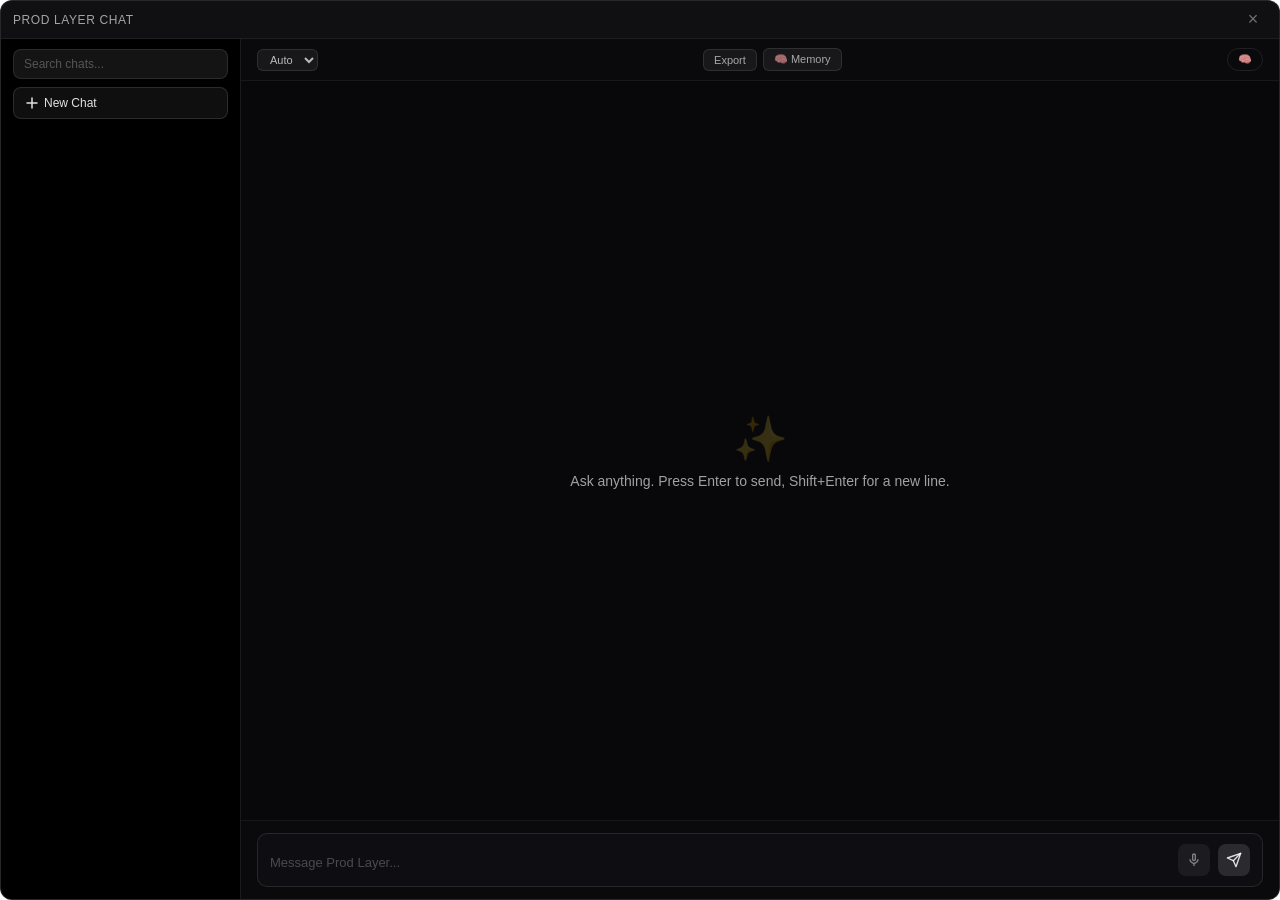
<file: src/renderer/chat/index.html>
<!DOCTYPE html>
<html>
<head>
  <meta charset="UTF-8">
  <title>Prod Layer Chat</title>
  <style>
    :root {
      --bg-app: #0d0d10;
      --bg-shell: #121216;
      --bg-sidebar: #080809;
      --bg-panel: #121216;
      --bg-panel-2: #16161b;
      --border-soft: rgba(255, 255, 255, 0.1);
      --border-strong: rgba(255, 255, 255, 0.18);
      --text-main: rgba(255, 255, 255, 0.94);
      --text-muted: rgba(255, 255, 255, 0.62);
      --text-faint: rgba(255, 255, 255, 0.28);
      --accent: rgba(255, 255, 255, 0.82);
      --accent-strong: rgba(255, 255, 255, 0.96);
      --user-bubble: rgba(255, 255, 255, 0.12);
      --assistant-bubble: rgba(255, 255, 255, 0.08);
    }

    * { margin: 0; padding: 0; box-sizing: border-box; }

    body {
      font-family: 'Segoe UI', 'Inter', sans-serif;
      background: transparent;
      color: var(--text-main);
      overflow: hidden;
      user-select: none;
    }

    .chat-container {
      width: 100%;
      height: 100vh;
      background: rgba(16, 16, 18, 1);
      backdrop-filter: blur(50px) saturate(200%);
      -webkit-backdrop-filter: blur(50px) saturate(200%);
      border: 1px solid var(--border-soft);
      border-radius: 12px;
      box-shadow: none;
      display: flex;
      flex-direction: column;
      overflow: hidden;
    }

    /* ── Titlebar ── */
    .titlebar {
      height: 38px;
      display: flex;
      align-items: center;
      justify-content: space-between;
      padding: 0 12px;
      -webkit-app-region: drag;
      border-bottom: 1px solid rgba(255, 255, 255, 0.06);
      flex-shrink: 0;
    }

    .titlebar-title {
      font-size: 12px;
      font-weight: 500;
      color: var(--text-muted);
      letter-spacing: 0.6px;
      text-transform: uppercase;
    }

    .titlebar-close {
      -webkit-app-region: no-drag;
      width: 28px;
      height: 28px;
      border: none;
      background: transparent;
      color: rgba(255, 255, 255, 0.4);
      font-size: 18px;
      cursor: pointer;
      border-radius: 6px;
      display: flex;
      align-items: center;
      justify-content: center;
      transition: all 0.15s;
    }

    .titlebar-close:hover {
      background: rgba(255, 60, 60, 0.3);
      color: rgba(255, 255, 255, 0.9);
    }

    /* ── Main Layout ── */
    .main-layout {
      display: flex;
      flex: 1;
      overflow: hidden;
    }

    /* ── Sidebar ── */
    .sidebar {
      width: 240px;
      min-width: 240px;
      border-right: 1px solid var(--border-soft);
      display: flex;
      flex-direction: column;
      background: rgba(0, 0, 0, 1);
    }

    .sidebar-header {
      padding: 10px 12px;
      display: flex;
      flex-direction: column;
      gap: 8px;
      flex-shrink: 0;
    }

    .search-input {
      width: 100%;
      padding: 7px 10px;
      background: rgba(255, 255, 255, 0.08);
      border: 1px solid var(--border-soft);
      border-radius: 8px;
      color: var(--text-main);
      font-size: 12px;
      outline: none;
      transition: border-color 0.15s;
    }

    .search-input::placeholder { color: var(--text-faint); }
    .search-input:focus { border-color: var(--border-strong); }

    .new-chat-btn {
      width: 100%;
      padding: 8px 12px;
      background: rgba(255, 255, 255, 0.06);
      border: 1px solid rgba(255, 255, 255, 0.12);
      border-radius: 8px;
      color: rgba(255, 255, 255, 0.88);
      font-size: 12px;
      font-weight: 500;
      cursor: pointer;
      transition: all 0.15s;
      display: flex;
      align-items: center;
      gap: 6px;
    }

    .new-chat-btn:hover {
      background: rgba(255, 255, 255, 0.1);
      border-color: rgba(255, 255, 255, 0.2);
    }

    .sidebar-list {
      flex: 1;
      overflow-y: auto;
      padding: 4px 8px;
    }

    .sidebar-list::-webkit-scrollbar { width: 4px; }
    .sidebar-list::-webkit-scrollbar-track { background: transparent; }
    .sidebar-list::-webkit-scrollbar-thumb { background: rgba(255, 255, 255, 0.1); border-radius: 2px; }

    .date-group-label {
      font-size: 10px;
      font-weight: 600;
      color: rgba(255, 255, 255, 0.3);
      text-transform: uppercase;
      letter-spacing: 0.8px;
      padding: 10px 8px 4px;
    }

    .conv-item {
      padding: 8px 10px;
      border-radius: 6px;
      cursor: pointer;
      transition: background 0.12s;
      display: flex;
      align-items: center;
      justify-content: space-between;
      gap: 6px;
    }

    .conv-item:hover { background: rgba(255, 255, 255, 0.06); }
    .conv-item.active { background: rgba(255, 255, 255, 0.08); }

    .conv-item-title {
      font-size: 12px;
      color: rgba(255, 255, 255, 0.75);
      white-space: nowrap;
      overflow: hidden;
      text-overflow: ellipsis;
      flex: 1;
    }

    .conv-item.active .conv-item-title { color: rgba(255, 255, 255, 0.95); }

    .conv-item-delete {
      display: none;
      width: 20px;
      height: 20px;
      border: none;
      background: transparent;
      color: rgba(255, 255, 255, 0.3);
      font-size: 14px;
      cursor: pointer;
      border-radius: 4px;
      align-items: center;
      justify-content: center;
      flex-shrink: 0;
    }

    .conv-item:hover .conv-item-delete { display: flex; }
    .conv-item-delete:hover { background: rgba(255, 60, 60, 0.2); color: rgba(255, 100, 100, 0.9); }

    /* ── Chat Area ── */
    .chat-area {
      flex: 1;
      display: flex;
      flex-direction: column;
      overflow: hidden;
    }

    .chat-header {
      height: 42px;
      padding: 0 16px;
      display: flex;
      align-items: center;
      justify-content: space-between;
      border-bottom: 1px solid rgba(255, 255, 255, 0.06);
      flex-shrink: 0;
      background: rgba(10, 10, 12, 1);
    }

    .chat-agent-select {
      font-size: 11px;
      color: rgba(255, 255, 255, 0.7);
      font-weight: 500;
      background: rgba(255, 255, 255, 0.06);
      border: 1px solid var(--border-soft);
      border-radius: 6px;
      padding: 3px 8px;
      outline: none;
      cursor: pointer;
      -webkit-app-region: no-drag;
      transition: border-color 0.15s;
    }

    .chat-agent-select:hover {
      border-color: rgba(255, 255, 255, 0.2);
    }

    .chat-agent-select:focus {
      border-color: rgba(255, 255, 255, 0.2);
    }

    .chat-agent-select option,
    .chat-agent-select optgroup {
      background: #1a1a1e;
      color: rgba(255, 255, 255, 0.9);
    }

    .chat-header-actions {
      display: flex;
      gap: 6px;
      align-items: center;
    }

    .header-btn {
      padding: 4px 10px;
      background: rgba(255, 255, 255, 0.06);
      border: 1px solid var(--border-soft);
      border-radius: 6px;
      color: var(--text-muted);
      font-size: 11px;
      cursor: pointer;
      transition: all 0.15s;
    }

    .header-btn:hover {
      background: rgba(255, 255, 255, 0.1);
      color: var(--text-main);
    }

    .header-btn.active {
      background: rgba(255, 255, 255, 0.1);
      color: rgba(255, 255, 255, 0.92);
      border-color: rgba(255, 255, 255, 0.16);
    }

    .memory-status-indicator {
      padding: 4px 10px;
      border-radius: 999px;
      border: 1px solid var(--border-soft);
      font-size: 11px;
      font-weight: 600;
      letter-spacing: 0.3px;
      opacity: 0.9;
      transition: all 0.2s;
      cursor: default;
    }

    .memory-status-indicator.memory-on {
      color: rgba(255, 255, 255, 0.9);
      background: rgba(255, 255, 255, 0.08);
      opacity: 1;
    }

    .memory-status-indicator.memory-off {
      color: rgba(255, 255, 255, 0.7);
      background: rgba(255, 255, 255, 0.05);
      opacity: 1;
    }

    .memory-status-indicator:hover {
      transform: translateY(-1px);
      opacity: 1;
    }

    /* ── Messages ── */
    .messages-container {
      flex: 1;
      overflow-y: auto;
      padding: 24px 20px;
      background: rgba(8, 8, 10, 1);
    }

    .messages-container::-webkit-scrollbar { width: 5px; }
    .messages-container::-webkit-scrollbar-track { background: transparent; }
    .messages-container::-webkit-scrollbar-thumb { background: rgba(255, 255, 255, 0.08); border-radius: 3px; }

    .empty-state {
      display: flex;
      flex-direction: column;
      align-items: center;
      justify-content: center;
      height: 100%;
      gap: 8px;
    }

    .empty-state-icon {
      font-size: 44px;
      opacity: 0.2;
    }

    .empty-state-text {
      font-size: 14px;
      color: var(--text-muted);
    }

    .message {
      display: flex;
      flex-direction: column;
      margin-bottom: 16px;
      animation: fadeIn 0.2s ease;
    }

    @keyframes fadeIn {
      from { opacity: 0; transform: translateY(4px); }
      to { opacity: 1; transform: translateY(0); }
    }

    .message.user { align-items: flex-end; }
    .message.assistant { align-items: flex-start; }

    .message-bubble {
      max-width: min(820px, 88%);
      padding: 13px 15px;
      border-radius: 16px;
      font-size: 14px;
      line-height: 1.6;
      word-wrap: break-word;
      user-select: text;
      box-shadow: 0 10px 30px rgba(2, 6, 23, 0.15);
    }

    .message.user .message-bubble {
      background: rgba(255, 255, 255, 0.12);
      border: 1px solid rgba(255, 255, 255, 0.1);
      border-bottom-right-radius: 6px;
      color: rgba(255, 255, 255, 0.98);
      white-space: pre-wrap;
    }

    .message.assistant .message-bubble {
      background: var(--assistant-bubble);
      border: 1px solid rgba(148, 163, 184, 0.16);
      border-bottom-left-radius: 6px;
      color: rgba(255, 255, 255, 0.92);
    }

    .message-time {
      font-size: 10px;
      color: rgba(255, 255, 255, 0.2);
      margin-top: 3px;
      padding: 0 4px;
    }

    /* ── Streaming cursor ── */
    .streaming-cursor {
      display: inline-block;
      width: 6px;
      height: 14px;
      background: rgba(255, 255, 255, 0.6);
      margin-left: 2px;
      vertical-align: middle;
      animation: blink 0.8s infinite;
      border-radius: 1px;
    }

    @keyframes blink {
      0%, 100% { opacity: 1; }
      50% { opacity: 0.2; }
    }

    /* ── Markdown in messages ── */
    .message-bubble h1, .message-bubble h2, .message-bubble h3,
    .message-bubble h4, .message-bubble h5, .message-bubble h6 {
      margin: 12px 0 6px;
      color: rgba(255, 255, 255, 0.95);
    }

    .message-bubble h1 { font-size: 18px; }
    .message-bubble h2 { font-size: 16px; }
    .message-bubble h3 { font-size: 14px; }

    .message-bubble p { margin: 6px 0; }
    .message-bubble p:first-child { margin-top: 0; }
    .message-bubble p:last-child { margin-bottom: 0; }

    .message-bubble ul, .message-bubble ol {
      padding-left: 20px;
      margin: 6px 0;
    }

    .message-bubble li { margin: 3px 0; }

    .message-bubble strong { color: rgba(255, 255, 255, 0.95); }

    .message-bubble a {
      color: rgba(100, 160, 255, 0.9);
      text-decoration: none;
    }

    .message-bubble a:hover { text-decoration: underline; }

    .message-bubble blockquote {
      border-left: 3px solid rgba(255, 255, 255, 0.15);
      padding-left: 12px;
      margin: 8px 0;
      color: rgba(255, 255, 255, 0.6);
    }

    .message-bubble table {
      border-collapse: collapse;
      margin: 8px 0;
      width: 100%;
    }

    .message-bubble th, .message-bubble td {
      border: 1px solid rgba(255, 255, 255, 0.1);
      padding: 5px 10px;
      font-size: 12px;
    }

    .message-bubble th {
      background: rgba(255, 255, 255, 0.06);
      font-weight: 600;
    }

    /* ── Code blocks ── */
    .message-bubble code {
      background: rgba(255, 255, 255, 0.08);
      padding: 1px 5px;
      border-radius: 4px;
      font-family: 'Cascadia Code', 'Fira Code', monospace;
      font-size: 12px;
    }

    .code-block-wrapper {
      position: relative;
      margin: 8px 0;
      border-radius: 8px;
      overflow: hidden;
      background: rgba(0, 0, 0, 0.4);
      border: 1px solid rgba(255, 255, 255, 0.06);
    }

    .code-block-header {
      display: flex;
      align-items: center;
      justify-content: space-between;
      padding: 4px 10px;
      background: rgba(255, 255, 255, 0.04);
      border-bottom: 1px solid rgba(255, 255, 255, 0.04);
    }

    .code-lang-label {
      font-size: 10px;
      color: rgba(255, 255, 255, 0.35);
      text-transform: uppercase;
      letter-spacing: 0.5px;
    }

    .copy-code-btn {
      padding: 2px 8px;
      background: rgba(255, 255, 255, 0.06);
      border: 1px solid rgba(255, 255, 255, 0.08);
      border-radius: 4px;
      color: rgba(255, 255, 255, 0.4);
      font-size: 10px;
      cursor: pointer;
      transition: all 0.15s;
    }

    .copy-code-btn:hover {
      background: rgba(255, 255, 255, 0.12);
      color: rgba(255, 255, 255, 0.7);
    }

    .code-block-wrapper pre {
      margin: 0;
      padding: 12px 14px;
      overflow-x: auto;
    }

    .code-block-wrapper pre code {
      background: transparent;
      padding: 0;
      font-size: 12px;
      line-height: 1.5;
      color: rgba(255, 255, 255, 0.8);
    }

    .code-block-wrapper pre::-webkit-scrollbar { height: 4px; }
    .code-block-wrapper pre::-webkit-scrollbar-track { background: transparent; }
    .code-block-wrapper pre::-webkit-scrollbar-thumb { background: rgba(255, 255, 255, 0.1); border-radius: 2px; }

    /* ── Input Area ── */
    .input-area {
      padding: 12px 16px;
      border-top: 1px solid rgba(255, 255, 255, 0.06);
      flex-shrink: 0;
      background: rgba(10, 10, 12, 1);
    }

    .input-wrapper {
      display: flex;
      align-items: flex-end;
      gap: 8px;
      background: rgba(14, 14, 18, 1);
      border: 1px solid var(--border-soft);
      border-radius: 10px;
      padding: 10px 12px;
      transition: border-color 0.15s;
      box-shadow: none;
    }

    .input-wrapper:focus-within {
      border-color: rgba(255, 255, 255, 0.18);
    }

    .chat-textarea {
      flex: 1;
      background: transparent;
      border: none;
      color: rgba(255, 255, 255, 0.9);
      font-size: 13px;
      font-family: inherit;
      line-height: 1.45;
      resize: none;
      outline: none;
      min-height: 22px;
      max-height: 150px;
      overflow-y: auto;
    }

    .chat-textarea::placeholder { color: rgba(255, 255, 255, 0.25); }

    .chat-textarea::-webkit-scrollbar { width: 3px; }
    .chat-textarea::-webkit-scrollbar-thumb { background: rgba(255, 255, 255, 0.1); border-radius: 2px; }

    .chat-mic-btn {
      width: 32px;
      height: 32px;
      border: none;
      background: rgba(255, 255, 255, 0.06);
      border-radius: 8px;
      color: rgba(255, 255, 255, 0.45);
      cursor: pointer;
      display: flex;
      align-items: center;
      justify-content: center;
      transition: all 0.15s;
      flex-shrink: 0;
    }

    .chat-mic-btn:hover {
      background: rgba(255, 255, 255, 0.12);
      color: rgba(255, 255, 255, 0.8);
    }

    .chat-mic-btn:disabled {
      opacity: 0.3;
      cursor: default;
    }

    .chat-mic-btn svg {
      width: 16px;
      height: 16px;
    }

    .chat-mic-btn.recording {
      background: rgba(255, 60, 60, 0.25);
      color: rgba(255, 100, 100, 0.9);
      animation: micPulse 1.2s infinite;
    }

    @keyframes micPulse {
      0%, 100% { box-shadow: 0 0 0 0 rgba(255, 60, 60, 0.3); }
      50% { box-shadow: 0 0 0 6px rgba(255, 60, 60, 0); }
    }

    .send-btn {
      width: 32px;
      height: 32px;
      border: none;
      background: rgba(255, 255, 255, 0.12);
      border-radius: 8px;
      color: rgba(255, 255, 255, 0.85);
      cursor: pointer;
      display: flex;
      align-items: center;
      justify-content: center;
      transition: all 0.15s;
      flex-shrink: 0;
    }

    .send-btn:hover {
      background: rgba(255, 255, 255, 0.18);
      color: rgba(255, 255, 255, 1);
    }

    .send-btn:disabled {
      opacity: 0.3;
      cursor: default;
    }

    .send-btn svg {
      width: 16px;
      height: 16px;
    }

    .stop-btn {
      background: linear-gradient(135deg, rgba(239, 68, 68, 0.95), rgba(248, 113, 113, 0.95));
      color: white;
    }

    .stop-btn:hover {
      filter: brightness(1.05);
    }

    /* ── Search results in sidebar ── */
    .search-result {
      padding: 8px 10px;
      border-radius: 6px;
      cursor: pointer;
      transition: background 0.12s;
    }

    .search-result:hover { background: rgba(255, 255, 255, 0.06); }

    .search-result-title {
      font-size: 12px;
      color: rgba(255, 255, 255, 0.75);
      white-space: nowrap;
      overflow: hidden;
      text-overflow: ellipsis;
    }

    .search-result-preview {
      font-size: 10px;
      color: rgba(255, 255, 255, 0.3);
      margin-top: 2px;
      white-space: nowrap;
      overflow: hidden;
      text-overflow: ellipsis;
    }

    .search-result-type {
      font-size: 9px;
      color: rgba(255, 255, 255, 0.4);
      text-transform: uppercase;
      letter-spacing: 0.5px;
    }
  </style>
</head>
<body>
  <div class="chat-container">
    <div class="titlebar">
      <span class="titlebar-title">PROD LAYER CHAT</span>
      <button class="titlebar-close" id="close-btn">&times;</button>
    </div>

    <div class="main-layout">
      <!-- Sidebar -->
      <div class="sidebar">
        <div class="sidebar-header">
          <input type="text" class="search-input" id="search-input" placeholder="Search chats...">
          <button class="new-chat-btn" id="new-chat-btn">
            <svg width="12" height="12" viewBox="0 0 12 12" fill="none"><path d="M6 1v10M1 6h10" stroke="currentColor" stroke-width="1.5" stroke-linecap="round"/></svg>
            New Chat
          </button>
        </div>
        <div class="sidebar-list" id="sidebar-list"></div>
      </div>

      <!-- Chat Area -->
      <div class="chat-area">
        <div class="chat-header">
          <select class="chat-agent-select" id="chat-agent-select">
            <option value="auto">Auto</option>
          </select>
          <div class="chat-header-actions">
            <button class="header-btn" id="export-btn">Export</button>
            <button class="header-btn" id="memory-toggle-btn" title="Toggle conversation context (ON: full context, OFF: personal memory only)">🧠 Memory</button>
          </div>
          <div class="memory-status-indicator" id="memory-status">🧠</div>
        </div>

        <div class="messages-container" id="messages-container">
          <div class="empty-state" id="empty-state">
            <div class="empty-state-icon">&#x2728;</div>
            <div class="empty-state-text">Ask anything. Press Enter to send, Shift+Enter for a new line.</div>
          </div>
        </div>

        <div class="input-area">
          <div class="input-wrapper">
            <textarea class="chat-textarea" id="chat-input" placeholder="Message Prod Layer..." rows="1"></textarea>
            <button class="chat-mic-btn" id="chat-mic-btn" title="Voice input">
              <svg viewBox="0 0 24 24" fill="currentColor">
                <path d="M12 14c1.66 0 3-1.34 3-3V5c0-1.66-1.34-3-3-3S9 3.34 9 5v6c0 1.66 1.34 3 3 3zm-1-9c0-.55.45-1 1-1s1 .45 1 1v6c0 .55-.45 1-1 1s-1-.45-1-1V5z"/>
                <path d="M17 11c0 2.76-2.24 5-5 5s-5-2.24-5-5H5c0 3.53 2.61 6.43 6 6.92V21h2v-3.08c3.39-.49 6-3.39 6-6.92h-2z"/>
              </svg>
            </button>
            <button class="send-btn" id="send-btn">
              <svg viewBox="0 0 24 24" fill="none"><path d="M22 2L11 13" stroke="currentColor" stroke-width="2" stroke-linecap="round" stroke-linejoin="round"/><path d="M22 2L15 22L11 13L2 9L22 2Z" stroke="currentColor" stroke-width="2" stroke-linecap="round" stroke-linejoin="round"/></svg>
            </button>
          </div>
        </div>
      </div>
    </div>
  </div>

  <script src="index.js"></script>
</body>
</html>
</file>
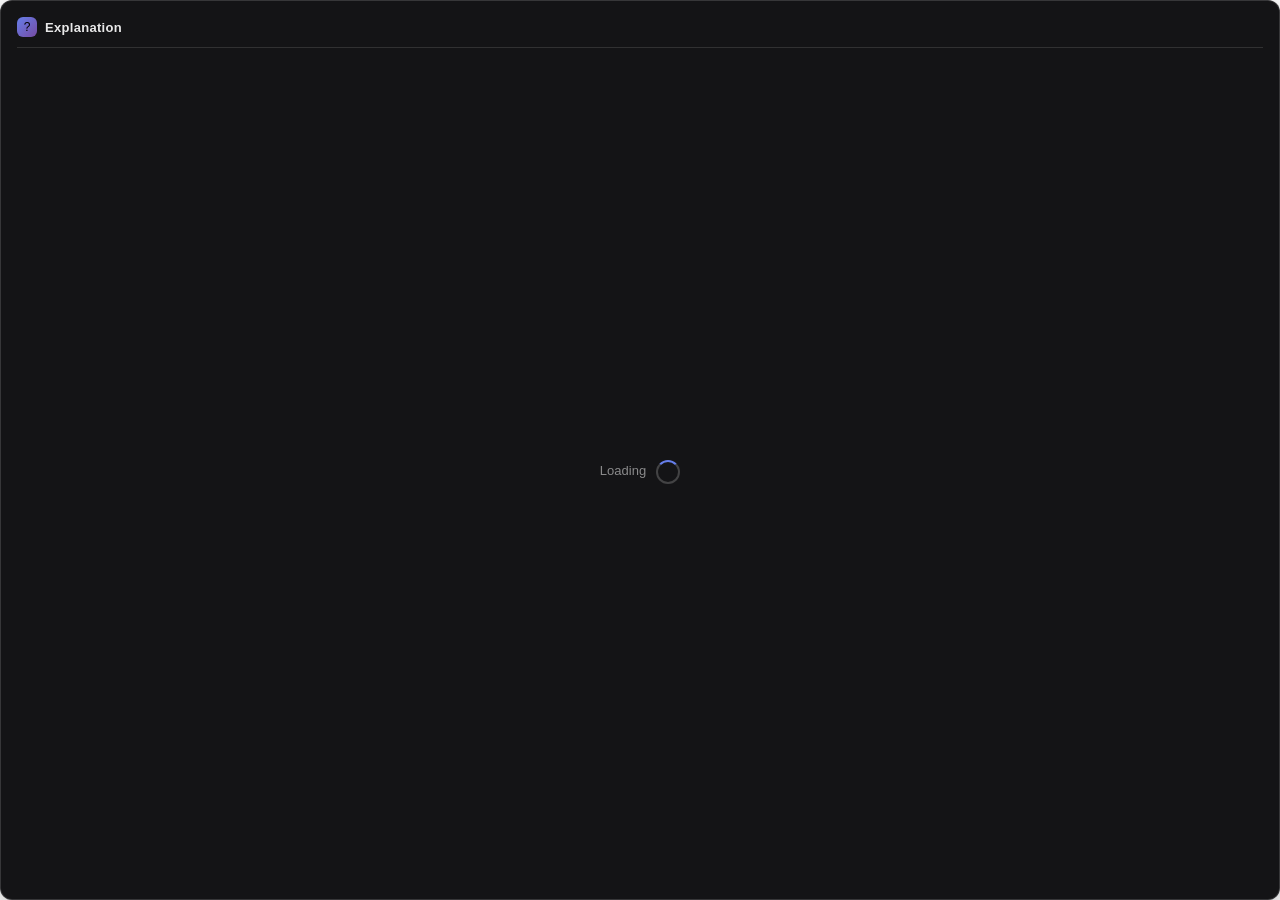
<file: src/renderer/explanation/index.html>
<!DOCTYPE html>
<html lang="en">
<head>
    <meta charset="UTF-8">
    <meta name="viewport" content="width=device-width, initial-scale=1.0">
    <title>Code Explanation</title>
    <style>
        * {
            margin: 0;
            padding: 0;
            box-sizing: border-box;
        }

        body {
            font-family: -apple-system, BlinkMacSystemFont, 'SF Pro Text', 'Segoe UI', Roboto, sans-serif;
            background: transparent;
            overflow: hidden;
        }

        .container {
            background: rgba(20, 20, 22, 1);
            backdrop-filter: blur(30px) saturate(180%);
            -webkit-backdrop-filter: blur(30px) saturate(180%);
            border-radius: 12px;
            border: 1px solid rgba(255, 255, 255, 0.15);
            box-shadow: 0 8px 32px rgba(0, 0, 0, 0.3);
            padding: 16px;
            height: 100vh;
            display: flex;
            flex-direction: column;
        }

        .header {
            display: flex;
            align-items: center;
            gap: 8px;
            margin-bottom: 12px;
            padding-bottom: 10px;
            border-bottom: 1px solid rgba(255, 255, 255, 0.12);
        }

        .header-icon {
            width: 20px;
            height: 20px;
            background: linear-gradient(135deg, #667eea 0%, #764ba2 100%);
            border-radius: 6px;
            display: flex;
            align-items: center;
            justify-content: center;
            font-size: 12px;
        }

        .header-title {
            font-size: 13px;
            font-weight: 600;
            color: rgba(255, 255, 255, 0.9);
            letter-spacing: 0.3px;
        }

        .content {
            flex: 1;
            overflow-y: auto;
            font-size: 13px;
            line-height: 1.6;
            color: rgba(255, 255, 255, 0.85);
        }

        .content::-webkit-scrollbar {
            width: 4px;
        }

        .content::-webkit-scrollbar-track {
            background: transparent;
        }

        .content::-webkit-scrollbar-thumb {
            background: rgba(255, 255, 255, 0.25);
            border-radius: 2px;
        }

        .content::-webkit-scrollbar-thumb:hover {
            background: rgba(255, 255, 255, 0.4);
        }

        .label {
            font-weight: 600;
            color: #667eea;
            display: block;
            margin-top: 8px;
            margin-bottom: 4px;
        }

        .label:first-child {
            margin-top: 0;
        }

        .loading {
            display: flex;
            align-items: center;
            justify-content: center;
            height: 100%;
            color: rgba(255, 255, 255, 0.5);
        }

        .loading::after {
            content: '';
            width: 20px;
            height: 20px;
            border: 2px solid rgba(255, 255, 255, 0.2);
            border-top-color: #667eea;
            border-radius: 50%;
            animation: spin 0.8s linear infinite;
            margin-left: 10px;
        }

        @keyframes spin {
            to { transform: rotate(360deg); }
        }

        .hidden {
            display: none;
        }
    </style>
</head>
<body>
    <div class="container">
        <div class="header">
            <div class="header-icon">?</div>
            <span class="header-title">Explanation</span>
        </div>
        <div class="content" id="content">
            <div class="loading" id="loading">Loading</div>
            <div id="explanation-text" class="hidden"></div>
        </div>
    </div>

    <script>
        const { ipcRenderer } = require('electron');

        const loading = document.getElementById('loading');
        const explanationText = document.getElementById('explanation-text');

        // Display explanation
        ipcRenderer.on('display-explanation', (event, text) => {
            loading.classList.add('hidden');
            explanationText.classList.remove('hidden');

            // Format the explanation with labels
            let formatted = text
                .replace(/^Approach:/gm, '<span class="label">Approach:</span>')
                .replace(/^Key insight:/gm, '<span class="label">Key Insight:</span>')
                .replace(/^Steps:/gm, '<span class="label">Steps:</span>')
                .replace(/^Time:/gm, '<span class="label">Time:</span>')
                .replace(/^Space:/gm, '<span class="label">Space:</span>')
                .replace(/\n/g, '<br>');

            explanationText.innerHTML = formatted;
        });

        // Show loading state
        ipcRenderer.on('show-loading', () => {
            loading.classList.remove('hidden');
            explanationText.classList.add('hidden');
        });

        // Clear content
        ipcRenderer.on('clear-explanation', () => {
            loading.classList.add('hidden');
            explanationText.classList.add('hidden');
            explanationText.innerHTML = '';
        });
    </script>
</body>
</html>
</file>
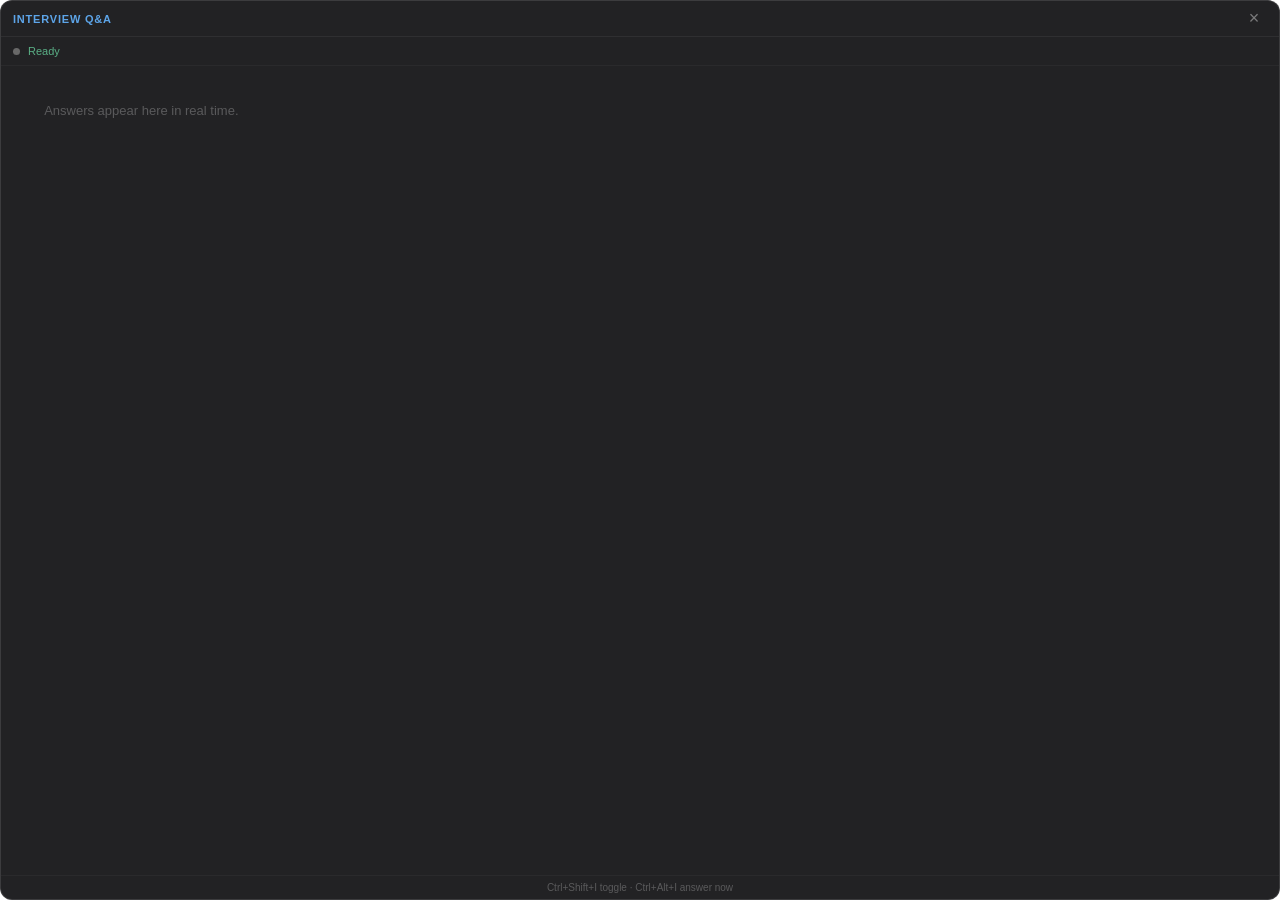
<file: src/renderer/interview/index.html>
<!DOCTYPE html>
<html>
<head>
  <meta charset="UTF-8">
  <title>Interview Q&A</title>
  <style>
    * { margin: 0; padding: 0; box-sizing: border-box; }
    body {
      font-family: -apple-system, BlinkMacSystemFont, 'Segoe UI', Roboto, sans-serif;
      background: transparent;
      color: rgba(255, 255, 255, 0.95);
      overflow: hidden;
      user-select: none;
    }
    .panel {
      width: 100%;
      height: 100vh;
      background: rgba(16, 16, 18, 0.92);
      backdrop-filter: blur(50px) saturate(200%);
      -webkit-backdrop-filter: blur(50px) saturate(200%);
      border: 1px solid rgba(255, 255, 255, 0.12);
      border-radius: 12px;
      display: flex;
      flex-direction: column;
      overflow: hidden;
    }
    .titlebar {
      height: 36px;
      display: flex;
      align-items: center;
      justify-content: space-between;
      padding: 0 12px;
      -webkit-app-region: drag;
      border-bottom: 1px solid rgba(255, 255, 255, 0.06);
      flex-shrink: 0;
    }
    .titlebar-title {
      font-size: 11px;
      font-weight: 600;
      letter-spacing: 0.8px;
      color: rgba(100, 180, 255, 0.9);
      text-transform: uppercase;
    }
    .titlebar-close {
      -webkit-app-region: no-drag;
      width: 26px;
      height: 26px;
      border: none;
      background: transparent;
      color: rgba(255, 255, 255, 0.4);
      font-size: 18px;
      cursor: pointer;
      border-radius: 6px;
    }
    .titlebar-close:hover {
      background: rgba(255, 60, 60, 0.3);
      color: rgba(255, 255, 255, 0.9);
    }
    .status-bar {
      padding: 8px 12px;
      font-size: 11px;
      color: rgba(100, 200, 150, 0.85);
      border-bottom: 1px solid rgba(255, 255, 255, 0.04);
      flex-shrink: 0;
      display: flex;
      align-items: center;
      gap: 8px;
    }
    .status-dot {
      width: 7px;
      height: 7px;
      border-radius: 50%;
      background: rgba(150, 150, 150, 0.6);
    }
    .status-dot.listening { background: rgba(100, 200, 150, 0.9); animation: pulse 1.5s ease-in-out infinite; }
    .status-dot.transcribing { background: rgba(255, 200, 80, 0.9); animation: pulse 1s ease-in-out infinite; }
    .status-dot.answering { background: rgba(100, 150, 255, 0.9); animation: pulse 1s ease-in-out infinite; }
    .status-dot.error { background: rgba(255, 100, 100, 0.9); }
    @keyframes pulse { 0%, 100% { opacity: 1; } 50% { opacity: 0.35; } }
    .question-block {
      padding: 10px 12px;
      border-bottom: 1px solid rgba(255, 255, 255, 0.06);
      flex-shrink: 0;
      max-height: 120px;
      overflow-y: auto;
    }
    .question-label {
      font-size: 10px;
      text-transform: uppercase;
      letter-spacing: 0.6px;
      color: rgba(255, 255, 255, 0.35);
      margin-bottom: 4px;
    }
    .question-text {
      font-size: 13px;
      line-height: 1.45;
      color: rgba(255, 255, 255, 0.75);
      font-style: italic;
    }
    .answer-scroll { flex: 1; overflow-y: auto; padding: 12px; }
    .answer-body {
      font-size: 14px;
      line-height: 1.55;
      color: rgba(255, 255, 255, 0.92);
      word-wrap: break-word;
      white-space: pre-wrap;
    }
    .streaming-cursor {
      display: inline-block;
      width: 2px;
      height: 14px;
      background: rgba(100, 180, 255, 0.9);
      margin-left: 2px;
      vertical-align: text-bottom;
      animation: blink 0.8s step-end infinite;
    }
    @keyframes blink { 50% { opacity: 0; } }
    .hint-bar {
      padding: 6px 12px;
      font-size: 10px;
      color: rgba(255, 255, 255, 0.25);
      border-top: 1px solid rgba(255, 255, 255, 0.04);
      flex-shrink: 0;
      text-align: center;
    }
    .error-box {
      color: rgba(255, 120, 120, 0.9);
      padding: 10px;
      background: rgba(255, 80, 80, 0.08);
      border-radius: 8px;
      border-left: 3px solid rgba(255, 100, 100, 0.4);
      font-size: 13px;
    }
  </style>
</head>
<body>
  <div class="panel">
    <div class="titlebar">
      <span class="titlebar-title">Interview Q&A</span>
      <button class="titlebar-close" id="close-btn" title="Close">&times;</button>
    </div>
    <div class="status-bar">
      <span class="status-dot" id="status-dot"></span>
      <span id="status-text">Ready</span>
    </div>
    <div class="question-block" id="question-block" style="display:none;">
      <div class="question-label">Question</div>
      <div class="question-text" id="question-text"></div>
    </div>
    <div class="answer-scroll">
      <div class="answer-body" id="answer-body">
        <span style="color:rgba(255,255,255,0.25);font-size:13px;">Answers appear here in real time.</span>
      </div>
    </div>
    <div class="hint-bar">Ctrl+Shift+I toggle · Ctrl+Alt+I answer now</div>
  </div>
  <script src="index.js"></script>
</body>
</html>
</file>
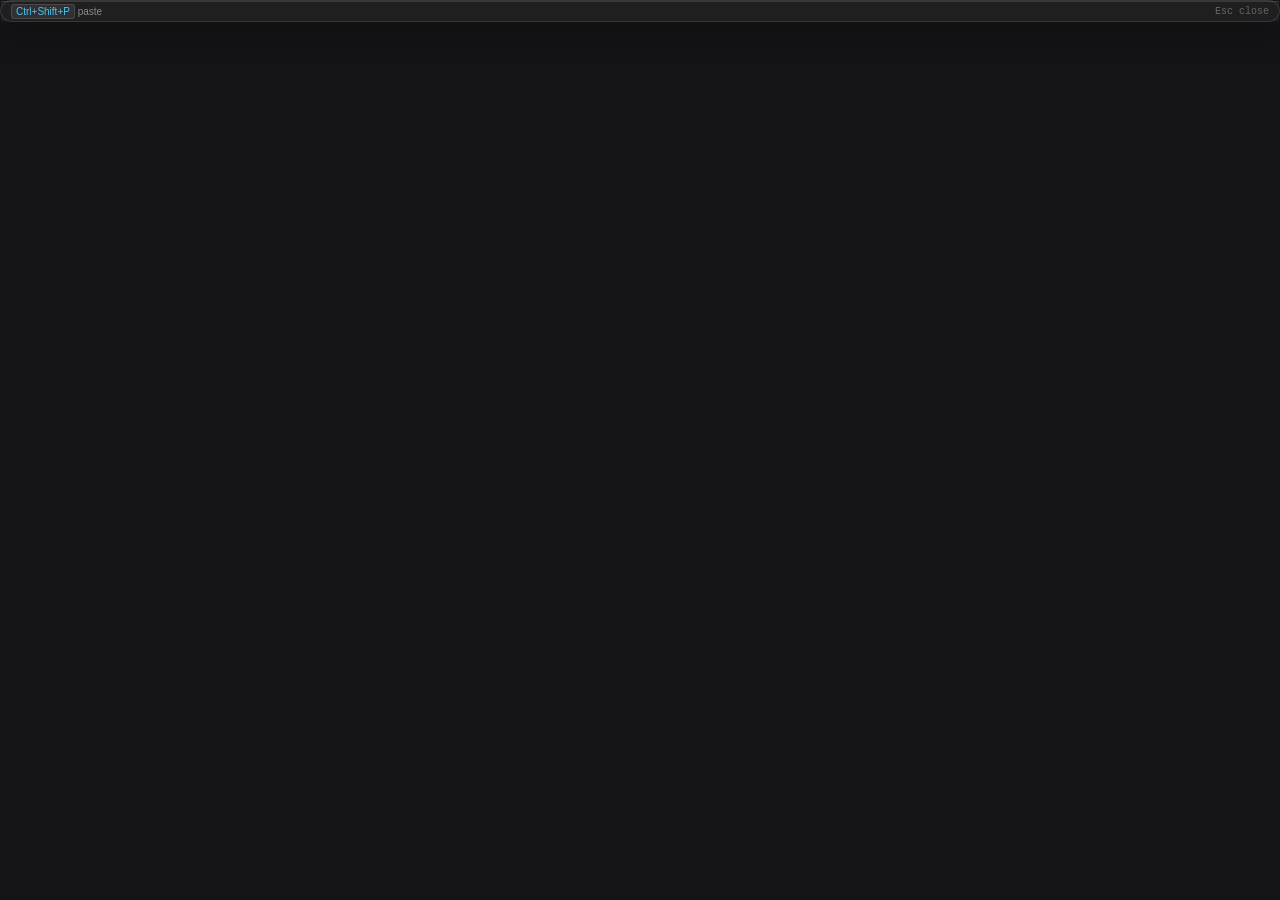
<file: src/renderer/output/index.html>
<!DOCTYPE html>
<html lang="en">
<head>
    <meta charset="UTF-8">
    <meta name="viewport" content="width=device-width, initial-scale=1.0">
    <title>Suggestion</title>
    <style>
        * {
            margin: 0;
            padding: 0;
            box-sizing: border-box;
        }

        body {
            font-family: 'Consolas', 'Monaco', 'Courier New', monospace;
            background: rgba(20, 20, 22, 1);
            backdrop-filter: blur(30px) saturate(180%);
            -webkit-backdrop-filter: blur(30px) saturate(180%);
            border: 1px solid rgba(255, 255, 255, 0.15);
            border-radius: 12px;
            overflow: hidden;
            box-shadow: 0 8px 32px rgba(0, 0, 0, 0.3);
        }

        .suggestion-box {
            display: flex;
            flex-direction: column;
            max-height: 100vh;
        }

        .vision-input-container {
            display: none;
            padding: 8px 10px;
        }

        .vision-input-container.active {
            display: block;
        }

        .vision-label {
            color: #4fc3f7;
            font-size: 11px;
            margin-bottom: 6px;
            display: flex;
            align-items: center;
            gap: 6px;
        }

        .vision-icon {
            font-size: 14px;
        }

        #vision-input {
            width: 100%;
            background: rgba(255, 255, 255, 0.08);
            border: 1px solid rgba(255, 255, 255, 0.12);
            border-radius: 8px;
            padding: 8px 10px;
            color: rgba(220, 220, 220, 0.95);
            font-family: inherit;
            font-size: 13px;
            outline: none;
            resize: none;
        }

        #vision-input:focus {
            border-color: #4fc3f7;
        }

        #vision-input::placeholder {
            color: rgba(150, 150, 150, 0.7);
        }

        .vision-status {
            color: rgba(150, 150, 150, 0.8);
            font-size: 11px;
            margin-top: 6px;
            display: none;
        }

        .vision-status.loading {
            display: block;
            color: #4fc3f7;
        }

        .suggestion-text {
            padding: 8px 10px;
            color: rgba(200, 200, 200, 0.95);
            font-size: 13px;
            line-height: 1.4;
            white-space: pre-wrap;
            word-wrap: break-word;
            overflow-y: auto;
            max-height: calc(100vh - 28px);
        }

        .suggestion-text:empty {
            display: none;
        }

        .suggestion-text.streaming::after {
            content: '▋';
            animation: blink 0.7s infinite;
            color: #4fc3f7;
        }

        @keyframes blink {
            0%, 50% { opacity: 1; }
            51%, 100% { opacity: 0; }
        }

        .suggestion-text::-webkit-scrollbar {
            width: 6px;
        }

        .suggestion-text::-webkit-scrollbar-track {
            background: transparent;
        }

        .suggestion-text::-webkit-scrollbar-thumb {
            background: rgba(255, 255, 255, 0.25);
            border-radius: 3px;
        }

        .suggestion-text::-webkit-scrollbar-thumb:hover {
            background: rgba(255, 255, 255, 0.4);
        }

        .hint-bar {
            padding: 4px 10px;
            background: rgba(255, 255, 255, 0.05);
            border-top: 1px solid rgba(255, 255, 255, 0.12);
            display: flex;
            justify-content: space-between;
            align-items: center;
        }

        .hint {
            color: rgba(150, 150, 150, 0.9);
            font-size: 10px;
            font-family: -apple-system, BlinkMacSystemFont, 'Segoe UI', sans-serif;
        }

        kbd {
            background: rgba(255, 255, 255, 0.08);
            border: 1px solid rgba(255, 255, 255, 0.12);
            border-radius: 3px;
            padding: 1px 4px;
            font-family: inherit;
            font-size: 10px;
            color: #4fc3f7;
        }

        .esc {
            color: rgba(120, 120, 120, 0.8);
            font-size: 10px;
        }
    </style>
</head>
<body>
    <div class="suggestion-box">
        <div id="vision-input-container" class="vision-input-container">
            <div class="vision-label">
                <span class="vision-icon">📷</span>
                <span>Screenshot Vision - What do you want to know?</span>
            </div>
            <input type="text" id="vision-input" placeholder="e.g., extract the code, summarize this, fix the error... (Enter to analyze)">
            <div id="vision-status" class="vision-status">Analyzing screenshot...</div>
        </div>
        <div id="suggestion-text" class="suggestion-text"></div>
        <div class="hint-bar">
            <span id="hint-text" class="hint"><kbd>Ctrl+Shift+P</kbd> paste</span>
            <span class="esc">Esc close</span>
        </div>
    </div>

    <script>
        const { ipcRenderer } = require('electron');

        const suggestionText = document.getElementById('suggestion-text');
        const visionInputContainer = document.getElementById('vision-input-container');
        const visionInput = document.getElementById('vision-input');
        const visionStatus = document.getElementById('vision-status');
        const hintText = document.getElementById('hint-text');

        let isVisionMode = false;

        function filterPreamble(text) {
            if (!text || typeof text !== 'string') return text;
            let s = text;
            const re = /^\s*(\*{2,}|#{1,6})?\s*\n/m;
            let prev;
            do {
                prev = s;
                s = s.replace(re, '');
            } while (s !== prev);
            return s.trimStart();
        }

        // Show vision input mode
        ipcRenderer.on('vision-mode', (event) => {
            isVisionMode = true;
            visionInputContainer.classList.add('active');
            suggestionText.textContent = '';
            visionInput.value = '';
            visionStatus.classList.remove('loading');
            hintText.innerHTML = '<kbd>Enter</kbd> analyze';
            setTimeout(() => visionInput.focus(), 100);
        });

        // Listen for text to display (full text, non-streaming)
        ipcRenderer.on('display-text', (event, text) => {
            isVisionMode = false;
            visionInputContainer.classList.remove('active');
            visionStatus.classList.remove('loading');
            visionInput.disabled = false;
            suggestionText.textContent = filterPreamble(text || '');
            suggestionText.classList.remove('streaming');
            hintText.innerHTML = '<kbd>Ctrl+Shift+P</kbd> paste';
        });

        // Streaming support - start streaming
        ipcRenderer.on('stream-start', (event) => {
            isVisionMode = false;
            visionInputContainer.classList.remove('active');
            suggestionText.textContent = '';
            suggestionText.classList.add('streaming');
            hintText.innerHTML = '<span style="color:#4fc3f7">generating...</span>';
        });

        // Streaming support - receive chunk
        ipcRenderer.on('stream-chunk', (event, chunk) => {
            suggestionText.textContent += chunk;
            // Auto-scroll to bottom
            suggestionText.scrollTop = suggestionText.scrollHeight;
        });

        // Streaming support - end streaming (optional filtered full text from main)
        ipcRenderer.on('stream-end', (event, filteredText) => {
            if (filteredText != null && filteredText !== '') {
                suggestionText.textContent = filteredText;
            } else {
                suggestionText.textContent = filterPreamble(suggestionText.textContent || '');
            }
            suggestionText.classList.remove('streaming');
            hintText.innerHTML = '<kbd>Ctrl+Shift+P</kbd> paste';
        });

        // Vision input Enter key
        visionInput.addEventListener('keydown', (e) => {
            if (e.key === 'Enter' && !e.shiftKey) {
                e.preventDefault();
                const instruction = visionInput.value.trim();
                visionStatus.classList.add('loading');
                visionInput.disabled = true;
                ipcRenderer.invoke('vision-analyze', instruction);
            }
        });

        // Escape key to close
        document.addEventListener('keydown', (e) => {
            if (e.key === 'Escape') {
                ipcRenderer.invoke('hide-output');
            }
        });
    </script>
</body>
</html>
</file>
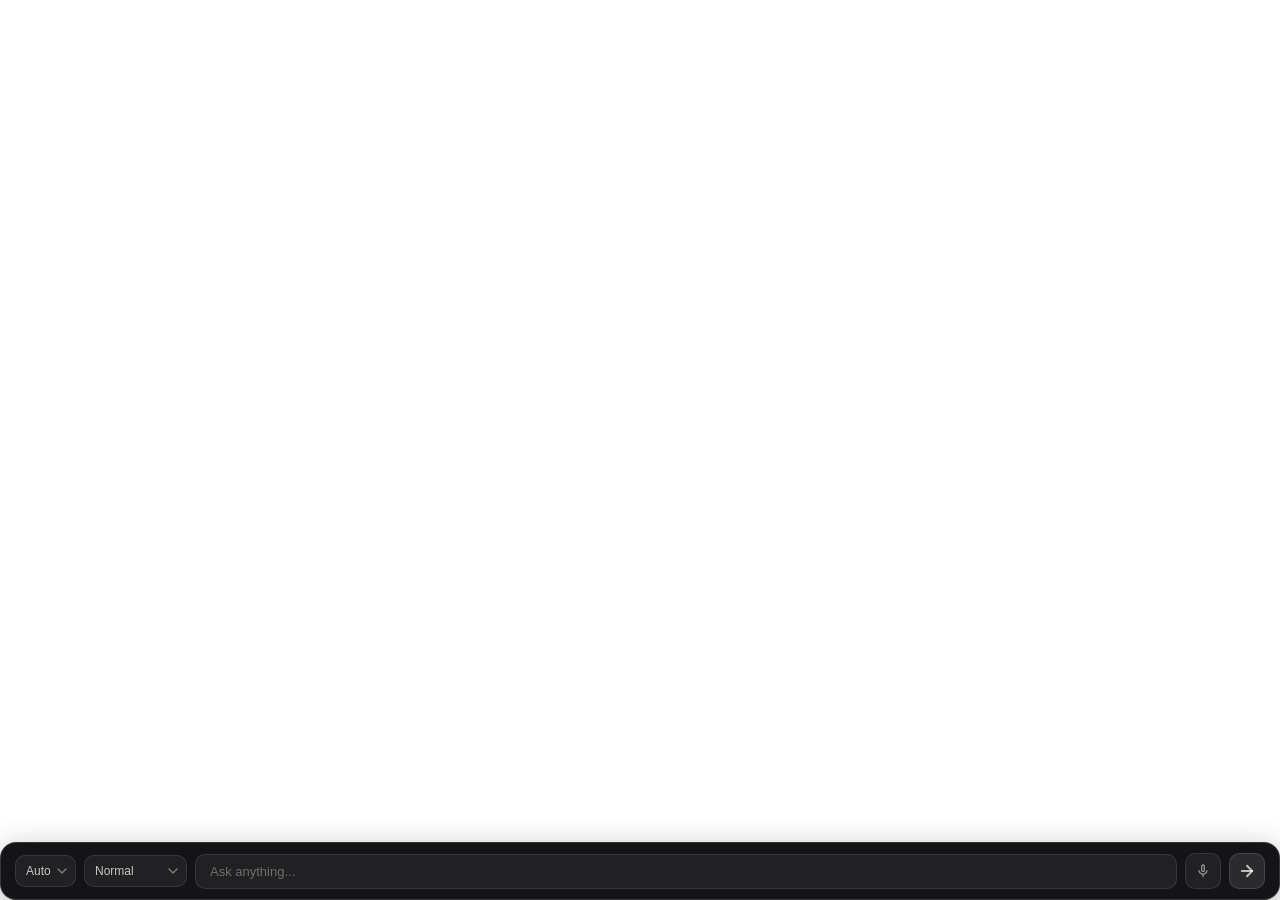
<file: src/renderer/overlay/index.html>
<!DOCTYPE html>
<html lang="en">

<head>
    <meta charset="UTF-8">
    <meta name="viewport" content="width=device-width, initial-scale=1.0">
    <title>GhostType</title>
    <link rel="stylesheet" href="../common/styles.css">
</head>

<body>
    <div class="overlay-container">
        <div class="input-container">
            <div class="input-wrapper">
                <select id="agent-select" class="agent-select">
                    <option value="auto">Auto</option>
                </select>
                <select id="tone-select" class="tone-select">
                    <option value="normal">Normal</option>
                    <option value="professional">Professional</option>
                    <option value="casual">Casual</option>
                    <option value="creative">Creative</option>
                    <option value="concise">Concise</option>
                </select>
                <input type="text" id="prompt-input" class="prompt-input" placeholder="Ask anything..."
                    autocomplete="off" />
                <button id="mic-btn" class="mic-btn" title="Voice input">
                    <svg class="mic-icon" viewBox="0 0 24 24" fill="currentColor">
                        <path
                            d="M12 14c1.66 0 3-1.34 3-3V5c0-1.66-1.34-3-3-3S9 3.34 9 5v6c0 1.66 1.34 3 3 3zm-1-9c0-.55.45-1 1-1s1 .45 1 1v6c0 .55-.45 1-1 1s-1-.45-1-1V5z" />
                        <path
                            d="M17 11c0 2.76-2.24 5-5 5s-5-2.24-5-5H5c0 3.53 2.61 6.43 6 6.92V21h2v-3.08c3.39-.49 6-3.39 6-6.92h-2z" />
                    </svg>
                    <span class="recording-indicator"></span>
                </button>
                <button id="generate-btn" class="generate-btn" title="Generate">
                    <svg width="18" height="18" viewBox="0 0 24 24" fill="none" stroke="currentColor" stroke-width="2.5"
                        stroke-linecap="round" stroke-linejoin="round">
                        <line x1="5" y1="12" x2="19" y2="12"></line>
                        <polyline points="12 5 19 12 12 19"></polyline>
                    </svg>
                </button>
            </div>
            <div id="status" class="status hidden"></div>
        </div>
    </div>

    <script src="index.js"></script>
</body>

</html>
</file>
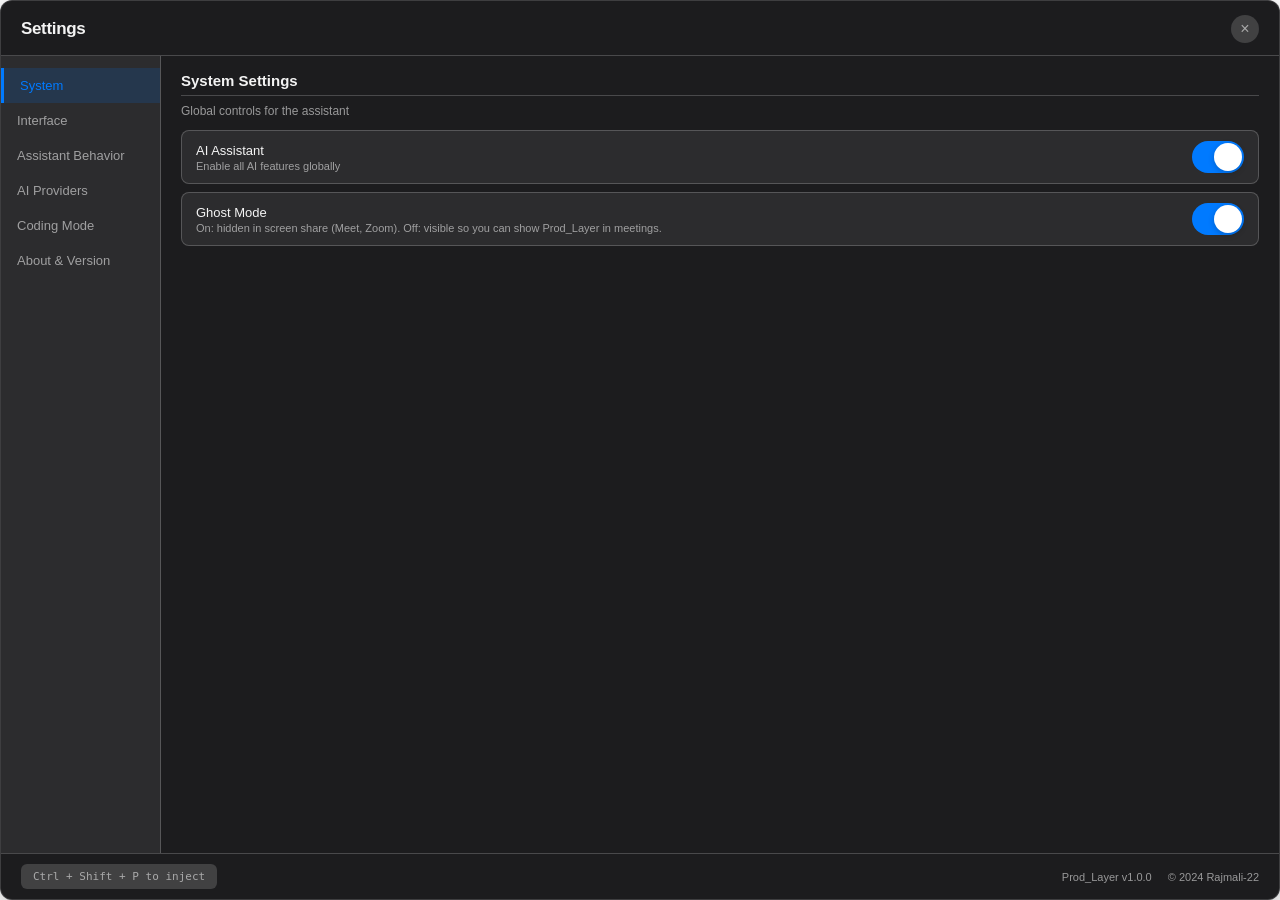
<file: src/renderer/settings/index.html>
<!DOCTYPE html>
<html lang="en">
<head>
    <meta charset="UTF-8">
    <meta name="viewport" content="width=device-width, initial-scale=1.0">
    <title>Settings - Prod_Layer</title>
    <style>
        * {
            margin: 0;
            padding: 0;
            box-sizing: border-box;
        }

        :root {
            --bg-primary: rgba(28, 28, 30, 1);
            --bg-secondary: rgba(255, 255, 255, 0.16);
            --bg-hover: rgba(255, 255, 255, 0.22);
            --border-color: rgba(255, 255, 255, 0.20);
            --bg-surface: rgba(44, 44, 46, 1);
            --text-primary: rgba(255, 255, 255, 0.95);
            --text-secondary: rgba(255, 255, 255, 0.55);
            --toggle-bg: rgba(120, 120, 128, 0.32);
            --toggle-active: #34c759;
            --accent-color: #007aff;
            --success-color: #34c759;
            --warning-color: #ff9500;
            --error-color: #ff3b30;
        }

        body.light-mode {
            --bg-primary: rgba(255, 255, 255, 1);
            --bg-secondary: rgba(0, 0, 0, 0.14);
            --bg-hover: rgba(0, 0, 0, 0.20);
            --border-color: rgba(0, 0, 0, 0.20);
            --bg-surface: rgba(255, 255, 255, 1);
            --text-primary: rgba(0, 0, 0, 0.88);
            --text-secondary: rgba(0, 0, 0, 0.5);
            --toggle-bg: rgba(120, 120, 128, 0.2);
            --accent-color: #007aff;
        }

        body {
            font-family: -apple-system, BlinkMacSystemFont, 'SF Pro Display', 'Segoe UI', Roboto, sans-serif;
            background: transparent;
            color: var(--text-primary);
            user-select: none;
            overflow: hidden;
            height: 100vh;
        }

        .settings-container {
            width: 100%;
            height: 100%;
            min-height: 0;
            background: var(--bg-primary);
            backdrop-filter: blur(50px) saturate(180%);
            -webkit-backdrop-filter: blur(50px) saturate(180%);
            border: 1px solid rgba(255, 255, 255, 0.15);
            border-radius: 12px;
            box-shadow: 0 8px 32px rgba(0, 0, 0, 0.3);
            display: flex;
            flex-direction: column;
            position: relative;
            overflow: hidden;
        }

        /* Header */
        .settings-header {
            flex-shrink: 0;
            padding: 14px 20px 12px;
            border-bottom: 1px solid var(--border-color);
            display: flex;
            justify-content: space-between;
            align-items: center;
        }

        .settings-title {
            font-size: 17px;
            font-weight: 600;
            letter-spacing: -0.02em;
            color: var(--text-primary);
        }

        .close-btn {
            width: 28px;
            height: 28px;
            border: none;
            background: var(--bg-secondary);
            border-radius: 50%;
            color: var(--text-secondary);
            cursor: pointer;
            display: flex;
            align-items: center;
            justify-content: center;
            font-size: 16px;
            transition: all 0.15s ease;
        }

        .close-btn:hover {
            background: rgba(255, 59, 48, 0.2);
            color: #ff3b30;
        }

        /* Main content area — no scroll */
        .settings-main {
            display: flex;
            flex: 1;
            min-height: 0;
            overflow: hidden;
        }

        /* Sidebar */
        .settings-sidebar {
            flex-shrink: 0;
            width: 160px;
            background: var(--bg-surface);
            border-right: 1px solid var(--border-color);
            padding: 12px 0;
            overflow: hidden;
        }

        .sidebar-nav {
            list-style: none;
        }

        .sidebar-item {
            padding: 10px 16px;
            color: var(--text-secondary);
            font-size: 13px;
            cursor: pointer;
            transition: all 0.15s ease;
            display: flex;
            align-items: center;
            gap: 8px;
        }

        .sidebar-item:hover {
            background: var(--bg-hover);
            color: var(--text-primary);
        }

        .sidebar-item.active {
            background: rgba(0, 122, 255, 0.15);
            color: var(--accent-color);
            border-left: 3px solid var(--accent-color);
        }

        .sidebar-item i {
            font-size: 16px;
        }

        /* Content — no scroll, fill available height */
        .settings-content {
            flex: 1;
            min-height: 0;
            padding: 16px 20px;
            overflow: hidden;
            display: flex;
            flex-direction: column;
        }

        .settings-content .section {
            display: none;
            flex: 1;
            min-height: 0;
            flex-direction: column;
            overflow: hidden;
        }

        .settings-content .section.active-section {
            display: flex;
        }

        /* Section styling */
        .section-title {
            font-size: 15px;
            font-weight: 600;
            color: var(--text-primary);
            margin-bottom: 8px;
            padding-bottom: 6px;
            border-bottom: 1px solid var(--border-color);
            flex-shrink: 0;
        }

        .section-description {
            font-size: 12px;
            color: var(--text-secondary);
            margin-bottom: 12px;
            flex-shrink: 0;
        }

        /* Setting items — compact */
        .setting-item {
            display: flex;
            align-items: center;
            justify-content: space-between;
            padding: 10px 14px;
            background: var(--bg-surface);
            border: 1px solid var(--border-color);
            border-radius: 8px;
            margin-bottom: 8px;
            transition: all 0.15s ease;
            flex-shrink: 0;
        }

        .setting-item:hover {
            background: var(--bg-hover);
            border-color: rgba(0, 122, 255, 0.2);
        }

        .opacity-control {
            display: flex;
            align-items: center;
            gap: 12px;
            min-width: 140px;
        }

        .opacity-slider {
            flex: 1;
            min-width: 80px;
            height: 6px;
            -webkit-appearance: none;
            appearance: none;
            background: var(--toggle-bg);
            border-radius: 3px;
            outline: none;
        }

        .opacity-slider::-webkit-slider-thumb {
            -webkit-appearance: none;
            width: 16px;
            height: 16px;
            border-radius: 50%;
            background: var(--accent-color);
            cursor: pointer;
            border: 2px solid var(--bg-surface);
            box-shadow: 0 1px 3px rgba(0,0,0,0.2);
        }

        .opacity-slider::-moz-range-thumb {
            width: 16px;
            height: 16px;
            border-radius: 50%;
            background: var(--accent-color);
            cursor: pointer;
            border: 2px solid var(--bg-surface);
            box-shadow: 0 1px 3px rgba(0,0,0,0.2);
        }

        .opacity-value {
            font-size: 13px;
            font-weight: 500;
            color: var(--text-primary);
            min-width: 36px;
            text-align: right;
        }

        .settings-content .section .section-body {
            flex: 1;
            min-height: 0;
            overflow: hidden;
            display: flex;
            flex-direction: column;
        }

        .settings-grid {
            display: grid;
            grid-template-columns: 1fr 1fr;
            gap: 8px;
        }

        .setting-info {
            display: flex;
            flex-direction: column;
            gap: 2px;
        }

        .setting-label {
            font-size: 13px;
            font-weight: 500;
            color: var(--text-primary);
        }

        .setting-desc {
            font-size: 11px;
            color: var(--text-secondary);
        }

        /* Toggle Switch - enhanced */
        .toggle {
            position: relative;
            width: 52px;
            height: 32px;
            cursor: pointer;
            flex-shrink: 0;
        }

        .toggle input {
            display: none;
        }

        .toggle-track {
            position: absolute;
            top: 0;
            left: 0;
            right: 0;
            bottom: 0;
            background: var(--toggle-bg);
            border-radius: 16px;
            transition: all 0.25s ease;
        }

        .toggle input:checked + .toggle-track {
            background: var(--accent-color);
        }

        .toggle-thumb {
            position: absolute;
            width: 28px;
            height: 28px;
            background: white;
            border-radius: 50%;
            top: 2px;
            left: 2px;
            transition: all 0.25s ease;
            box-shadow: 0 2px 6px rgba(0, 0, 0, 0.2);
        }

        .toggle input:checked ~ .toggle-thumb {
            transform: translateX(20px);
        }

        /* Provider section — compact, no scroll */
        .provider-section {
            display: flex;
            flex-direction: column;
            gap: 10px;
            min-height: 0;
            overflow: hidden;
        }

        .provider-cards-grid {
            display: grid;
            grid-template-columns: repeat(2, 1fr);
            gap: 6px;
            min-height: 0;
            overflow: hidden;
        }

        .provider-card {
            display: flex;
            flex-direction: row;
            align-items: center;
            justify-content: space-between;
            gap: 8px;
            padding: 8px 12px;
            background: var(--bg-surface);
            border: 1px solid var(--border-color);
            border-radius: 8px;
            transition: all 0.15s ease;
        }

        .provider-card:hover {
            background: var(--bg-hover);
        }

        .provider-header {
            display: flex;
            justify-content: space-between;
            align-items: center;
        }

        .provider-name {
            font-size: 13px;
            font-weight: 500;
            color: var(--text-primary);
        }

        .provider-actions {
            display: flex;
            gap: 6px;
            align-items: center;
        }

        .status-badge {
            width: 10px;
            height: 10px;
            border-radius: 50%;
            display: inline-block;
            margin-right: 6px;
        }

        .status-badge.active {
            background: var(--success-color);
        }

        .status-badge.inactive {
            background: var(--text-secondary);
        }

        /* Enhanced buttons */
        .btn {
            padding: 10px 20px;
            border: none;
            border-radius: 8px;
            font-size: 14px;
            font-weight: 500;
            cursor: pointer;
            transition: all 0.15s ease;
            display: inline-flex;
            align-items: center;
            gap: 6px;
        }

        .btn-primary {
            background: var(--accent-color);
            color: white;
        }

        .btn-primary:hover {
            background: rgba(0, 122, 255, 0.9);
        }

        .btn-secondary {
            background: var(--bg-secondary);
            color: var(--text-primary);
            border: 1px solid var(--border-color);
        }

        .btn-secondary:hover {
            background: var(--bg-hover);
            border-color: rgba(0, 122, 255, 0.2);
        }

        .btn-danger {
            background: rgba(255, 59, 48, 0.15);
            color: #ff3b30;
            border: 1px solid rgba(255, 59, 48, 0.2);
        }

        .btn-danger:hover {
            background: rgba(255, 59, 48, 0.25);
        }

        .btn-sm {
            padding: 6px 12px;
            font-size: 12px;
        }

        .test-btn, .remove-btn {
            padding: 4px 10px;
            font-size: 11px;
            border-radius: 6px;
            border: 1px solid var(--border-color);
            background: var(--bg-surface);
            color: var(--text-primary);
            cursor: pointer;
            transition: all 0.15s ease;
        }

        .test-btn:hover, .remove-btn:hover {
            background: var(--bg-hover);
        }

        .remove-btn {
            padding: 2px 8px;
            font-size: 14px;
            line-height: 1;
        }

        .test-btn.pass { color: var(--success-color); }
        .test-btn.fail { color: var(--error-color); }

        /* Input fields */
        .input-group {
            display: flex;
            flex-direction: column;
            gap: 8px;
        }

        .input-label {
            font-size: 13px;
            font-weight: 500;
            color: var(--text-primary);
        }

        .input-wrapper {
            position: relative;
        }

        .key-input {
            width: 100%;
            padding: 10px 14px;
            background: var(--bg-secondary);
            border: 1px solid var(--border-color);
            border-radius: 8px;
            color: var(--text-primary);
            font-size: 14px;
            font-family: 'SF Mono', Monaco, 'Consolas', monospace;
            outline: none;
            transition: all 0.15s ease;
        }

        .key-input:focus {
            border-color: var(--accent-color);
            box-shadow: 0 0 0 2px rgba(0, 122, 255, 0.1);
        }

        .dropdown {
            width: 100%;
            padding: 10px 14px;
            background: var(--bg-surface);
            border: 1px solid var(--border-color);
            border-radius: 8px;
            color: var(--text-primary);
            font-size: 14px;
            outline: none;
            cursor: pointer;
            transition: all 0.15s ease;
            appearance: none;
            background-image: url('data:image/svg+xml;utf8,<svg fill="%23777" height="24" viewBox="0 0 24 24" width="24" xmlns="http://www.w3.org/2000/svg"><path d="M7 10l5 5 5-5z"/></svg>');
            background-repeat: no-repeat;
            background-position: right 10px center;
            background-size: 16px;
        }

        .dropdown:focus {
            border-color: var(--accent-color);
        }

        /* Status messages */
        .status-message {
            font-size: 13px;
            padding: 8px 12px;
            border-radius: 6px;
            margin-top: 8px;
        }

        .status-success {
            background: rgba(52, 199, 89, 0.1);
            color: var(--success-color);
        }

        .status-error {
            background: rgba(255, 59, 48, 0.1);
            color: var(--error-color);
        }

        .status-info {
            background: rgba(0, 122, 255, 0.1);
            color: var(--accent-color);
        }

        /* Footer */
        .settings-footer {
            flex-shrink: 0;
            padding: 10px 20px;
            border-top: 1px solid var(--border-color);
            display: flex;
            justify-content: space-between;
            align-items: center;
            font-size: 11px;
            color: var(--text-secondary);
        }

        .footer-shortcut {
            background: var(--bg-secondary);
            padding: 6px 12px;
            border-radius: 6px;
            font-family: 'SF Mono', Monaco, 'Consolas', monospace;
        }

        .version-info {
            display: flex;
            gap: 16px;
        }

        .add-key-row {
            display: grid;
            grid-template-columns: 1fr 1.2fr auto auto;
            gap: 8px;
            align-items: end;
        }

        .add-key-row .input-group {
            margin: 0;
        }

        .add-key-row .input-label {
            font-size: 11px;
            margin-bottom: 4px;
        }

        .add-key-row .key-input, .add-key-row .dropdown {
            padding: 6px 10px;
            font-size: 12px;
        }

        .add-key-row .btn-sm {
            padding: 6px 12px;
        }
    </style>
</head>
<body>
    <div class="settings-container">
        <!-- Header -->
        <div class="settings-header">
            <div class="settings-title">Settings</div>
            <button class="close-btn" id="close-btn">×</button>
        </div>

        <!-- Main content -->
        <div class="settings-main">
            <!-- Sidebar -->
            <nav class="settings-sidebar">
                <ul class="sidebar-nav">
                    <li class="sidebar-item active" data-section="general">
                        <span>System</span>
                    </li>
                    <li class="sidebar-item" data-section="appearance">
                        <span>Interface</span>
                    </li>
                    <li class="sidebar-item" data-section="behavior">
                        <span>Assistant Behavior</span>
                    </li>
                    <li class="sidebar-item" data-section="providers">
                        <span>AI Providers</span>
                    </li>
                    <li class="sidebar-item" data-section="interview">
                        <span>Coding Mode</span>
                    </li>
                    <li class="sidebar-item" data-section="about">
                        <span>About & Version</span>
                    </li>
                </ul>
            </nav>

            <!-- Content -->
            <main class="settings-content">
                <!-- General Section -->
                <div id="general-section" class="section active-section">
                    <h2 class="section-title">System Settings</h2>
                    <p class="section-description">Global controls for the assistant</p>
                    <div class="section-body">
                        <div class="setting-item">
                            <div class="setting-info">
                                <span class="setting-label">AI Assistant</span>
                                <span class="setting-desc">Enable all AI features globally</span>
                            </div>
                            <label class="toggle">
                                <input type="checkbox" id="master-toggle" checked>
                                <div class="toggle-track"></div>
                                <div class="toggle-thumb"></div>
                            </label>
                        </div>
                        <div class="setting-item">
                            <div class="setting-info">
                                <span class="setting-label">Ghost Mode</span>
                                <span class="setting-desc">On: hidden in screen share (Meet, Zoom). Off: visible so you can show Prod_Layer in meetings.</span>
                            </div>
                            <label class="toggle">
                                <input type="checkbox" id="ghost-mode-toggle" checked>
                                <div class="toggle-track"></div>
                                <div class="toggle-thumb"></div>
                            </label>
                        </div>
                    </div>
                </div>

                <!-- Appearance Section -->
                <div id="appearance-section" class="section">
                    <h2 class="section-title">Interface & Theme</h2>
                    <p class="section-description">Layout, theme, and visual density</p>
                    <div class="section-body">
                        <div class="setting-item">
                            <div class="setting-info">
                                <span class="setting-label">Dark Mode</span>
                                <span class="setting-desc">Use dark theme</span>
                            </div>
                            <label class="toggle">
                                <input type="checkbox" id="dark-mode-toggle" checked>
                                <div class="toggle-track"></div>
                                <div class="toggle-thumb"></div>
                            </label>
                        </div>
                        <div class="setting-item">
                            <div class="setting-info">
                                <span class="setting-label">Transparency</span>
                                <span class="setting-desc">0% = solid, 100% = fully transparent (applies to overlay and all windows)</span>
                            </div>
                            <div class="opacity-control">
                                <input type="range" id="window-opacity-slider" min="0" max="100" value="0" class="opacity-slider">
                                <span id="window-opacity-value" class="opacity-value">0%</span>
                            </div>
                        </div>
                    </div>
                </div>

                <!-- Behavior Section -->
                <div id="behavior-section" class="section">
                    <h2 class="section-title">Assistant Behavior</h2>
                    <p class="section-description">Response style and automation</p>
                    <div class="section-body">
                        <div class="settings-grid">
                            <div class="setting-item">
                                <div class="setting-info">
                                    <span class="setting-label">Human-like Typing</span>
                                    <span class="setting-desc">Natural speed variation</span>
                                </div>
                                <label class="toggle">
                                    <input type="checkbox" id="humanize-toggle">
                                    <div class="toggle-track"></div>
                                    <div class="toggle-thumb"></div>
                                </label>
                            </div>
                            <div class="setting-item">
                                <div class="setting-info">
                                    <span class="setting-label">Auto Inject</span>
                                    <span class="setting-desc">Skip popup, inject directly</span>
                                </div>
                                <label class="toggle">
                                    <input type="checkbox" id="auto-inject-toggle">
                                    <div class="toggle-track"></div>
                                    <div class="toggle-thumb"></div>
                                </label>
                            </div>
                            <div class="setting-item">
                                <div class="setting-info">
                                    <span class="setting-label">Live Mode</span>
                                    <span class="setting-desc">Auto-suggest on pause</span>
                                </div>
                                <label class="toggle">
                                    <input type="checkbox" id="live-mode-toggle">
                                    <div class="toggle-track"></div>
                                    <div class="toggle-thumb"></div>
                                </label>
                            </div>
                        </div>
                    </div>
                </div>

                <!-- Providers Section -->
                <div id="providers-section" class="section">
                    <h2 class="section-title">Model Providers</h2>
                    <p class="section-description">Default model routing and API keys</p>
                    <div class="section-body provider-section">
                        <div class="setting-item" style="margin-bottom: 10px;">
                            <div class="setting-info">
                                <span class="setting-label">Default Provider</span>
                                <span class="setting-desc">Preferred AI model</span>
                            </div>
                            <select id="default-provider" class="dropdown" style="min-width: 160px;">
                                <option value="auto">Auto (Smart Routing)</option>
                            </select>
                        </div>
                        <div id="provider-cards" class="provider-cards-grid"></div>
                        <div class="add-key-row" style="margin-top: 10px; padding-top: 10px; border-top: 1px solid var(--border-color);">
                            <div class="input-group">
                                <label class="input-label">Provider</label>
                                <select id="new-key-provider" class="dropdown">
                                    <option value="">Select...</option>
                                    <option value="GROQ_API_KEY">Groq</option>
                                    <option value="MISTRAL_API_KEY">Mistral</option>
                                    <option value="DEEPSEEK_API_KEY">DeepSeek</option>
                                    <option value="ANTHROPIC_API_KEY">Anthropic</option>
                                    <option value="OPENAI_API_KEY">OpenAI</option>
                                    <option value="GEMINI_API_KEY">Gemini</option>
                                    <option value="XAI_API_KEY">xAI</option>
                                    <option value="TOGETHERAI_API_KEY">Together AI</option>
                                    <option value="PERPLEXITYAI_API_KEY">Perplexity</option>
                                    <option value="COHERE_API_KEY">Cohere</option>
                                    <option value="REPLICATE_API_TOKEN">Replicate</option>
                                </select>
                            </div>
                            <div class="input-group">
                                <label class="input-label">API Key</label>
                                <input type="password" id="new-key-input" class="key-input" placeholder="Paste key...">
                            </div>
                            <button id="save-key-btn" class="btn btn-primary btn-sm">Save</button>
                            <button id="cancel-key-btn" class="btn btn-secondary btn-sm">Cancel</button>
                            <div id="key-status" class="status-message" style="grid-column: 1 / -1; font-size: 11px; margin-top: 4px;"></div>
                        </div>
                    </div>
                </div>

                <!-- Interview Section -->
                <div id="interview-section" class="section">
                    <h2 class="section-title">Coding Interview Mode</h2>
                    <p class="section-description">Environment and behavior for interview practice</p>
                    <div class="section-body">
                        <div class="settings-grid">
                            <div class="setting-item">
                                <div class="setting-info">
                                    <span class="setting-label">Coding Mode</span>
                                    <span class="setting-desc">Code + explanation windows</span>
                                </div>
                                <label class="toggle">
                                    <input type="checkbox" id="coding-mode-toggle">
                                    <div class="toggle-track"></div>
                                    <div class="toggle-thumb"></div>
                                </label>
                            </div>
                            <div class="setting-item">
                                <div class="setting-info">
                                    <span class="setting-label">Ultra Human Typing</span>
                                    <span class="setting-desc">Chain-of-thought injection</span>
                                </div>
                                <label class="toggle">
                                    <input type="checkbox" id="ultra-human-toggle">
                                    <div class="toggle-track"></div>
                                    <div class="toggle-thumb"></div>
                                </label>
                            </div>
                            <div class="setting-item">
                                <div class="setting-info">
                                    <span class="setting-label">Interview Q&A Mode</span>
                                    <span class="setting-desc">Auto-listen and stream interview answers</span>
                                </div>
                                <label class="toggle">
                                    <input type="checkbox" id="interview-mode-toggle">
                                    <div class="toggle-track"></div>
                                    <div class="toggle-thumb"></div>
                                </label>
                            </div>
                            <div class="setting-item" style="grid-column: span 2;">
                                <div class="setting-info">
                                    <span class="setting-label">Interview Audio Source</span>
                                    <span class="setting-desc">Mic, loopback, or specific device</span>
                                </div>
                                <div style="display: flex; gap: 8px; align-items: center; width: 220px;">
                                    <select id="interview-audio-source" class="dropdown" style="flex: 1;">
                                        <option value="auto">Auto</option>
                                        <option value="mic">Microphone</option>
                                        <option value="loopback">Meeting Audio (Loopback)</option>
                                    </select>
                                    <button id="refresh-devices-btn" class="test-btn" title="Refresh devices">↻</button>
                                </div>
                            </div>
                            <div class="setting-item">
                                <div class="setting-info">
                                    <span class="setting-label">Interview Answer Model</span>
                                    <span class="setting-desc">Fast model used for interview answers</span>
                                </div>
                                <input id="interview-model-input" class="provider-input" type="text" value="mistral/mistral-small-latest" />
                            </div>
                        </div>
                    </div>
                </div>

                <!-- About Section -->
                <div id="about-section" class="section">
                    <h2 class="section-title">About & Version</h2>
                    <p class="section-description">Prod_Layer build information</p>
                    <div class="section-body">
                        <div class="provider-card" style="flex-direction: column; align-items: flex-start;">
                            <div style="display: grid; grid-template-columns: auto 1fr; gap: 6px 16px; font-size: 12px;">
                                <span style="color: var(--text-secondary);">Version</span><span>1.0.0</span>
                                <span style="color: var(--text-secondary);">License</span><span>MIT</span>
                                <span style="color: var(--text-secondary);">GitHub</span><span style="color: var(--accent-color);">Rajmali-22/Prod_layer</span>
                            </div>
                        </div>
                    </div>
                </div>
            </main>
        </div>

        <!-- Footer -->
        <div class="settings-footer">
            <div class="footer-shortcut">Ctrl + Shift + P to inject</div>
            <div class="version-info">
                <span>Prod_Layer v1.0.0</span>
                <span>© 2024 Rajmali-22</span>
            </div>
        </div>
    </div>

    <script src="index.js"></script>
</body>
</html>
</file>
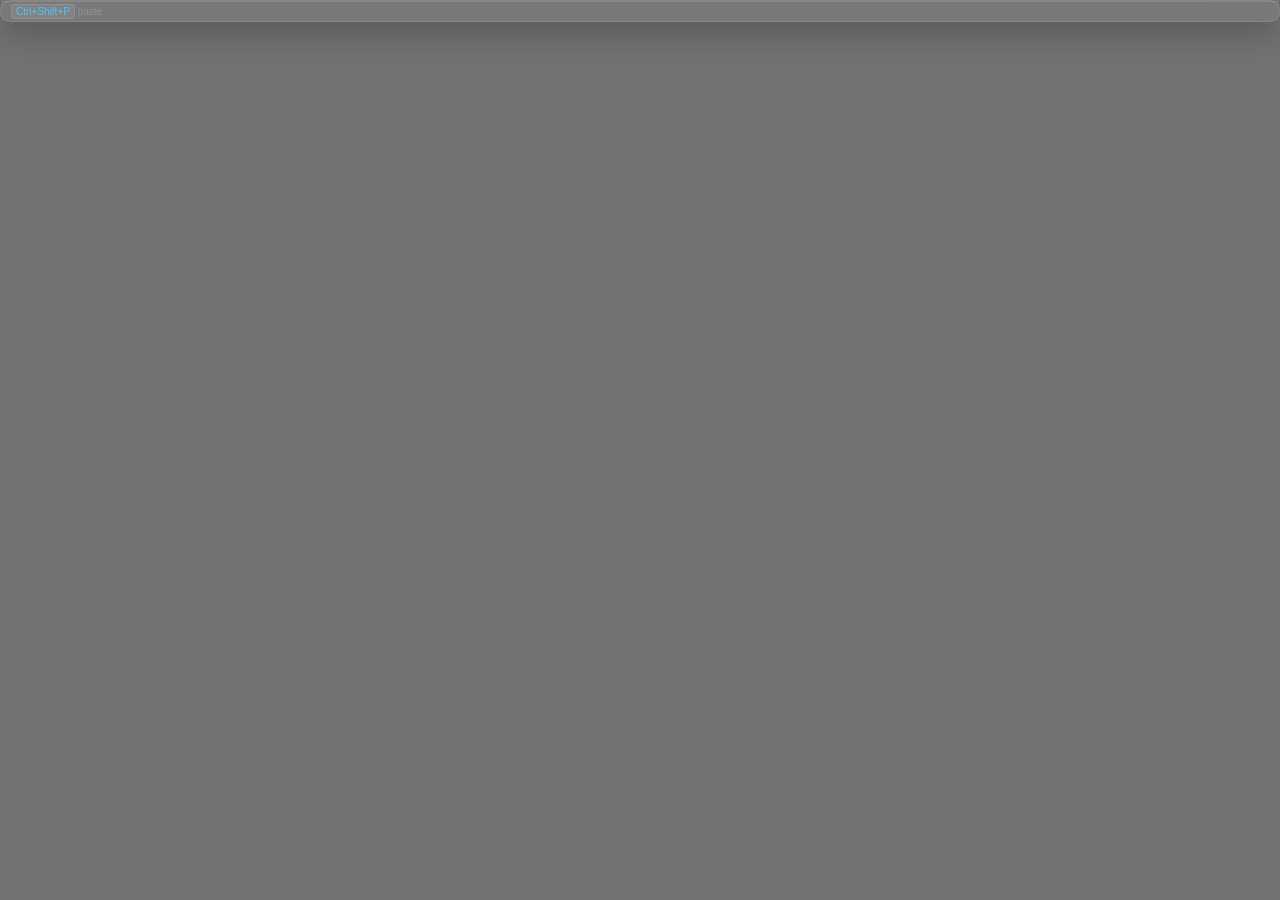
<file: src/renderer/output.html>
<!DOCTYPE html>
<html lang="en">
<head>
    <meta charset="UTF-8">
    <meta name="viewport" content="width=device-width, initial-scale=1.0">
    <title>Suggestion</title>
    <style>
        * {
            margin: 0;
            padding: 0;
            box-sizing: border-box;
        }

        body {
            font-family: 'Consolas', 'Monaco', 'Courier New', monospace;
            background: rgba(20, 20, 22, 0.60);
            backdrop-filter: blur(30px) saturate(180%);
            -webkit-backdrop-filter: blur(30px) saturate(180%);
            border: 1px solid rgba(255, 255, 255, 0.15);
            border-radius: 12px;
            overflow: hidden;
            box-shadow: 0 8px 32px rgba(0, 0, 0, 0.3);
        }

        .suggestion-box {
            display: flex;
            flex-direction: column;
            max-height: 100vh;
        }

        .vision-input-container {
            display: none;
            padding: 8px 10px;
        }

        .vision-input-container.active {
            display: block;
        }

        .vision-label {
            color: #4fc3f7;
            font-size: 11px;
            margin-bottom: 6px;
            display: flex;
            align-items: center;
            gap: 6px;
        }

        .vision-icon {
            font-size: 14px;
        }

        #vision-input {
            width: 100%;
            background: rgba(255, 255, 255, 0.08);
            border: 1px solid rgba(255, 255, 255, 0.12);
            border-radius: 8px;
            padding: 8px 10px;
            color: rgba(220, 220, 220, 0.95);
            font-family: inherit;
            font-size: 13px;
            outline: none;
            resize: none;
        }

        #vision-input:focus {
            border-color: #4fc3f7;
        }

        #vision-input::placeholder {
            color: rgba(150, 150, 150, 0.7);
        }

        .vision-status {
            color: rgba(150, 150, 150, 0.8);
            font-size: 11px;
            margin-top: 6px;
            display: none;
        }

        .vision-status.loading {
            display: block;
            color: #4fc3f7;
        }

        .suggestion-text {
            padding: 8px 10px;
            color: rgba(200, 200, 200, 0.95);
            font-size: 13px;
            line-height: 1.4;
            white-space: pre-wrap;
            word-wrap: break-word;
            overflow-y: auto;
            max-height: calc(100vh - 28px);
        }

        .suggestion-text:empty {
            display: none;
        }

        .suggestion-text.streaming::after {
            content: '▋';
            animation: blink 0.7s infinite;
            color: #4fc3f7;
        }

        @keyframes blink {
            0%, 50% { opacity: 1; }
            51%, 100% { opacity: 0; }
        }

        .suggestion-text::-webkit-scrollbar {
            width: 6px;
        }

        .suggestion-text::-webkit-scrollbar-track {
            background: transparent;
        }

        .suggestion-text::-webkit-scrollbar-thumb {
            background: rgba(255, 255, 255, 0.25);
            border-radius: 3px;
        }

        .suggestion-text::-webkit-scrollbar-thumb:hover {
            background: rgba(255, 255, 255, 0.4);
        }

        .hint-bar {
            padding: 4px 10px;
            background: rgba(255, 255, 255, 0.05);
            border-top: 1px solid rgba(255, 255, 255, 0.12);
            display: flex;
            justify-content: space-between;
            align-items: center;
        }

        .hint {
            color: rgba(150, 150, 150, 0.9);
            font-size: 10px;
            font-family: -apple-system, BlinkMacSystemFont, 'Segoe UI', sans-serif;
        }

        kbd {
            background: rgba(255, 255, 255, 0.08);
            border: 1px solid rgba(255, 255, 255, 0.12);
            border-radius: 3px;
            padding: 1px 4px;
            font-family: inherit;
            font-size: 10px;
            color: #4fc3f7;
        }

        .esc {
            color: rgba(120, 120, 120, 0.8);
            font-size: 10px;
        }
    </style>
</head>
<body>
    <div class="suggestion-box">
        <div id="vision-input-container" class="vision-input-container">
            <div class="vision-label">
                <span class="vision-icon">📷</span>
                <span>Screenshot Vision - What do you want to know?</span>
            </div>
            <input type="text" id="vision-input" placeholder="e.g., extract the code, summarize this, fix the error... (Enter to analyze)">
            <div id="vision-status" class="vision-status">Analyzing screenshot...</div>
        </div>
        <div id="suggestion-text" class="suggestion-text"></div>
        <div class="hint-bar">
            <span id="hint-text" class="hint"><kbd>Ctrl+Shift+P</kbd> paste</span>
            <span class="esc">Esc close</span>
        </div>
    </div>

    <script>
        const { ipcRenderer } = require('electron');

        const suggestionText = document.getElementById('suggestion-text');
        const visionInputContainer = document.getElementById('vision-input-container');
        const visionInput = document.getElementById('vision-input');
        const visionStatus = document.getElementById('vision-status');
        const hintText = document.getElementById('hint-text');

        let isVisionMode = false;

        // Show vision input mode
        ipcRenderer.on('vision-mode', (event) => {
            isVisionMode = true;
            visionInputContainer.classList.add('active');
            suggestionText.textContent = '';
            visionInput.value = '';
            visionStatus.classList.remove('loading');
            hintText.innerHTML = '<kbd>Enter</kbd> analyze';
            setTimeout(() => visionInput.focus(), 100);
        });

        // Listen for text to display (full text, non-streaming)
        ipcRenderer.on('display-text', (event, text) => {
            isVisionMode = false;
            visionInputContainer.classList.remove('active');
            visionStatus.classList.remove('loading');
            visionInput.disabled = false;
            suggestionText.textContent = text;
            suggestionText.classList.remove('streaming');
            hintText.innerHTML = '<kbd>Ctrl+Shift+P</kbd> paste';
        });

        // Streaming support - start streaming
        ipcRenderer.on('stream-start', (event) => {
            isVisionMode = false;
            visionInputContainer.classList.remove('active');
            suggestionText.textContent = '';
            suggestionText.classList.add('streaming');
            hintText.innerHTML = '<span style="color:#4fc3f7">generating...</span>';
        });

        // Streaming support - receive chunk
        ipcRenderer.on('stream-chunk', (event, chunk) => {
            suggestionText.textContent += chunk;
            // Auto-scroll to bottom
            suggestionText.scrollTop = suggestionText.scrollHeight;
        });

        // Streaming support - end streaming
        ipcRenderer.on('stream-end', (event) => {
            suggestionText.classList.remove('streaming');
            hintText.innerHTML = '<kbd>Ctrl+Shift+P</kbd> paste';
        });

        // Vision input Enter key
        visionInput.addEventListener('keydown', (e) => {
            if (e.key === 'Enter' && !e.shiftKey) {
                e.preventDefault();
                const instruction = visionInput.value.trim();
                visionStatus.classList.add('loading');
                visionInput.disabled = true;
                ipcRenderer.invoke('vision-analyze', instruction);
            }
        });

        // Escape key to close
        document.addEventListener('keydown', (e) => {
            if (e.key === 'Escape') {
                ipcRenderer.invoke('hide-output');
            }
        });
    </script>
</body>
</html>
</file>
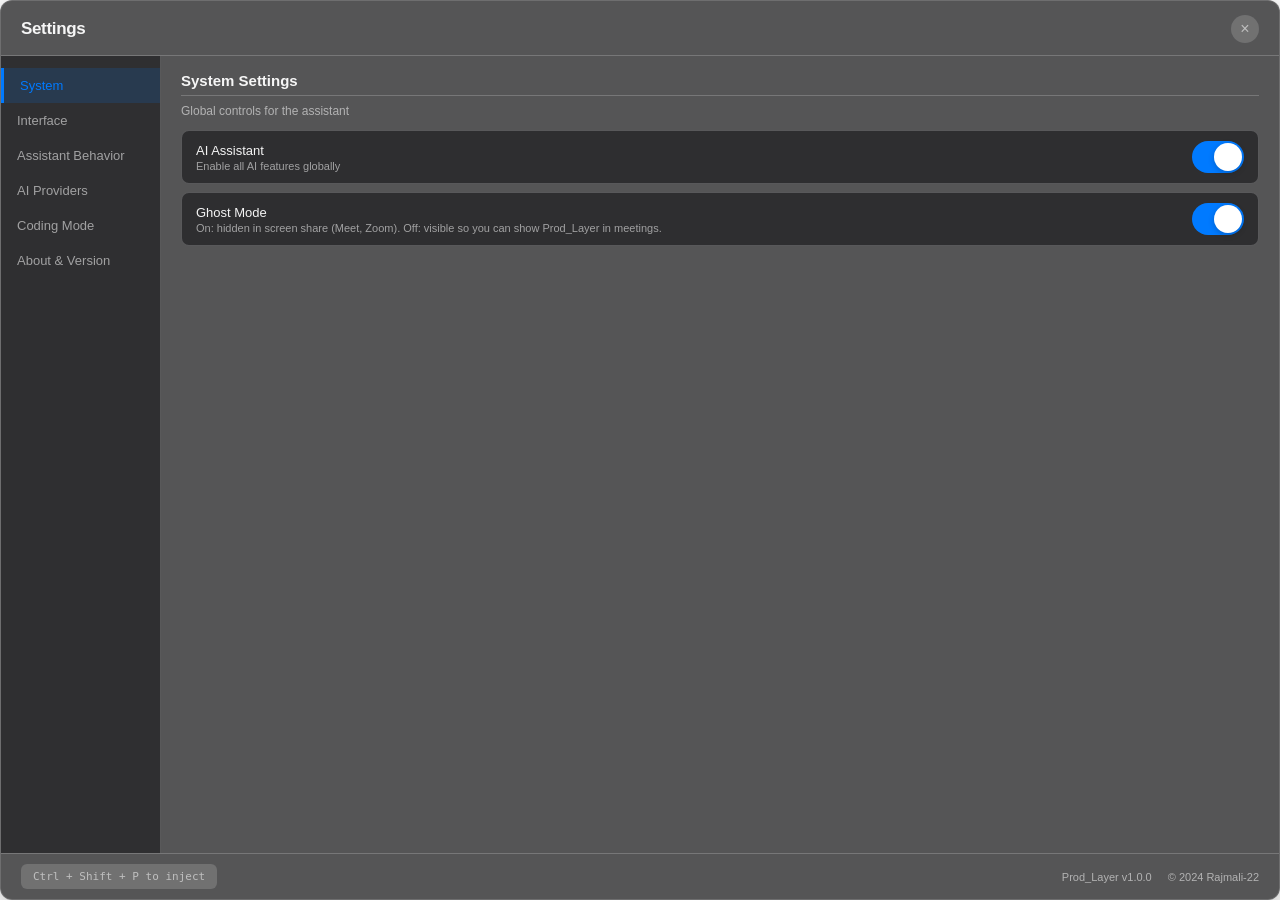
<file: src/renderer/settings.html>
<!DOCTYPE html>
<html lang="en">
<head>
    <meta charset="UTF-8">
    <meta name="viewport" content="width=device-width, initial-scale=1.0">
    <title>Settings - Prod_Layer</title>
    <style>
        * {
            margin: 0;
            padding: 0;
            box-sizing: border-box;
        }

        :root {
            --bg-primary: rgba(28, 28, 30, 0.75);
            --bg-secondary: rgba(255, 255, 255, 0.16);
            --bg-hover: rgba(255, 255, 255, 0.22);
            --border-color: rgba(255, 255, 255, 0.20);
            --bg-surface: rgba(44, 44, 46, 0.92);
            --text-primary: rgba(255, 255, 255, 0.95);
            --text-secondary: rgba(255, 255, 255, 0.55);
            --toggle-bg: rgba(120, 120, 128, 0.32);
            --toggle-active: #34c759;
            --accent-color: #007aff;
            --success-color: #34c759;
            --warning-color: #ff9500;
            --error-color: #ff3b30;
        }

        body.light-mode {
            --bg-primary: rgba(255, 255, 255, 0.78);
            --bg-secondary: rgba(0, 0, 0, 0.14);
            --bg-hover: rgba(0, 0, 0, 0.20);
            --border-color: rgba(0, 0, 0, 0.20);
            --bg-surface: rgba(255, 255, 255, 0.96);
            --text-primary: rgba(0, 0, 0, 0.88);
            --text-secondary: rgba(0, 0, 0, 0.5);
            --toggle-bg: rgba(120, 120, 128, 0.2);
            --accent-color: #007aff;
        }

        body {
            font-family: -apple-system, BlinkMacSystemFont, 'SF Pro Display', 'Segoe UI', Roboto, sans-serif;
            background: transparent;
            color: var(--text-primary);
            user-select: none;
            overflow: hidden;
            height: 100vh;
        }

        .settings-container {
            width: 100%;
            height: 100%;
            min-height: 0;
            background: var(--bg-primary);
            backdrop-filter: blur(50px) saturate(180%);
            -webkit-backdrop-filter: blur(50px) saturate(180%);
            border: 1px solid rgba(255, 255, 255, 0.15);
            border-radius: 12px;
            box-shadow: 0 8px 32px rgba(0, 0, 0, 0.3);
            display: flex;
            flex-direction: column;
            position: relative;
            overflow: hidden;
        }

        /* Header */
        .settings-header {
            flex-shrink: 0;
            padding: 14px 20px 12px;
            border-bottom: 1px solid var(--border-color);
            display: flex;
            justify-content: space-between;
            align-items: center;
        }

        .settings-title {
            font-size: 17px;
            font-weight: 600;
            letter-spacing: -0.02em;
            color: var(--text-primary);
        }

        .close-btn {
            width: 28px;
            height: 28px;
            border: none;
            background: var(--bg-secondary);
            border-radius: 50%;
            color: var(--text-secondary);
            cursor: pointer;
            display: flex;
            align-items: center;
            justify-content: center;
            font-size: 16px;
            transition: all 0.15s ease;
        }

        .close-btn:hover {
            background: rgba(255, 59, 48, 0.2);
            color: #ff3b30;
        }

        /* Main content area — no scroll */
        .settings-main {
            display: flex;
            flex: 1;
            min-height: 0;
            overflow: hidden;
        }

        /* Sidebar */
        .settings-sidebar {
            flex-shrink: 0;
            width: 160px;
            background: var(--bg-surface);
            border-right: 1px solid var(--border-color);
            padding: 12px 0;
            overflow: hidden;
        }

        .sidebar-nav {
            list-style: none;
        }

        .sidebar-item {
            padding: 10px 16px;
            color: var(--text-secondary);
            font-size: 13px;
            cursor: pointer;
            transition: all 0.15s ease;
            display: flex;
            align-items: center;
            gap: 8px;
        }

        .sidebar-item:hover {
            background: var(--bg-hover);
            color: var(--text-primary);
        }

        .sidebar-item.active {
            background: rgba(0, 122, 255, 0.15);
            color: var(--accent-color);
            border-left: 3px solid var(--accent-color);
        }

        .sidebar-item i {
            font-size: 16px;
        }

        /* Content — no scroll, fill available height */
        .settings-content {
            flex: 1;
            min-height: 0;
            padding: 16px 20px;
            overflow: hidden;
            display: flex;
            flex-direction: column;
        }

        .settings-content .section {
            display: none;
            flex: 1;
            min-height: 0;
            flex-direction: column;
            overflow: hidden;
        }

        .settings-content .section.active-section {
            display: flex;
        }

        /* Section styling */
        .section-title {
            font-size: 15px;
            font-weight: 600;
            color: var(--text-primary);
            margin-bottom: 8px;
            padding-bottom: 6px;
            border-bottom: 1px solid var(--border-color);
            flex-shrink: 0;
        }

        .section-description {
            font-size: 12px;
            color: var(--text-secondary);
            margin-bottom: 12px;
            flex-shrink: 0;
        }

        /* Setting items — compact */
        .setting-item {
            display: flex;
            align-items: center;
            justify-content: space-between;
            padding: 10px 14px;
            background: var(--bg-surface);
            border: 1px solid var(--border-color);
            border-radius: 8px;
            margin-bottom: 8px;
            transition: all 0.15s ease;
            flex-shrink: 0;
        }

        .setting-item:hover {
            background: var(--bg-hover);
            border-color: rgba(0, 122, 255, 0.2);
        }

        .settings-content .section .section-body {
            flex: 1;
            min-height: 0;
            overflow: hidden;
            display: flex;
            flex-direction: column;
        }

        .settings-grid {
            display: grid;
            grid-template-columns: 1fr 1fr;
            gap: 8px;
        }

        .setting-info {
            display: flex;
            flex-direction: column;
            gap: 2px;
        }

        .setting-label {
            font-size: 13px;
            font-weight: 500;
            color: var(--text-primary);
        }

        .setting-desc {
            font-size: 11px;
            color: var(--text-secondary);
        }

        /* Toggle Switch - enhanced */
        .toggle {
            position: relative;
            width: 52px;
            height: 32px;
            cursor: pointer;
            flex-shrink: 0;
        }

        .toggle input {
            display: none;
        }

        .toggle-track {
            position: absolute;
            top: 0;
            left: 0;
            right: 0;
            bottom: 0;
            background: var(--toggle-bg);
            border-radius: 16px;
            transition: all 0.25s ease;
        }

        .toggle input:checked + .toggle-track {
            background: var(--accent-color);
        }

        .toggle-thumb {
            position: absolute;
            width: 28px;
            height: 28px;
            background: white;
            border-radius: 50%;
            top: 2px;
            left: 2px;
            transition: all 0.25s ease;
            box-shadow: 0 2px 6px rgba(0, 0, 0, 0.2);
        }

        .toggle input:checked ~ .toggle-thumb {
            transform: translateX(20px);
        }

        /* Provider section — compact, no scroll */
        .provider-section {
            display: flex;
            flex-direction: column;
            gap: 10px;
            min-height: 0;
            overflow: hidden;
        }

        .provider-cards-grid {
            display: grid;
            grid-template-columns: repeat(2, 1fr);
            gap: 6px;
            min-height: 0;
            overflow: hidden;
        }

        .provider-card {
            display: flex;
            flex-direction: row;
            align-items: center;
            justify-content: space-between;
            gap: 8px;
            padding: 8px 12px;
            background: var(--bg-surface);
            border: 1px solid var(--border-color);
            border-radius: 8px;
            transition: all 0.15s ease;
        }

        .provider-card:hover {
            background: var(--bg-hover);
        }

        .provider-header {
            display: flex;
            justify-content: space-between;
            align-items: center;
        }

        .provider-name {
            font-size: 13px;
            font-weight: 500;
            color: var(--text-primary);
        }

        .provider-actions {
            display: flex;
            gap: 6px;
            align-items: center;
        }

        .status-badge {
            width: 10px;
            height: 10px;
            border-radius: 50%;
            display: inline-block;
            margin-right: 6px;
        }

        .status-badge.active {
            background: var(--success-color);
        }

        .status-badge.inactive {
            background: var(--text-secondary);
        }

        /* Enhanced buttons */
        .btn {
            padding: 10px 20px;
            border: none;
            border-radius: 8px;
            font-size: 14px;
            font-weight: 500;
            cursor: pointer;
            transition: all 0.15s ease;
            display: inline-flex;
            align-items: center;
            gap: 6px;
        }

        .btn-primary {
            background: var(--accent-color);
            color: white;
        }

        .btn-primary:hover {
            background: rgba(0, 122, 255, 0.9);
        }

        .btn-secondary {
            background: var(--bg-secondary);
            color: var(--text-primary);
            border: 1px solid var(--border-color);
        }

        .btn-secondary:hover {
            background: var(--bg-hover);
            border-color: rgba(0, 122, 255, 0.2);
        }

        .btn-danger {
            background: rgba(255, 59, 48, 0.15);
            color: #ff3b30;
            border: 1px solid rgba(255, 59, 48, 0.2);
        }

        .btn-danger:hover {
            background: rgba(255, 59, 48, 0.25);
        }

        .btn-sm {
            padding: 6px 12px;
            font-size: 12px;
        }

        .test-btn, .remove-btn {
            padding: 4px 10px;
            font-size: 11px;
            border-radius: 6px;
            border: 1px solid var(--border-color);
            background: var(--bg-surface);
            color: var(--text-primary);
            cursor: pointer;
            transition: all 0.15s ease;
        }

        .test-btn:hover, .remove-btn:hover {
            background: var(--bg-hover);
        }

        .remove-btn {
            padding: 2px 8px;
            font-size: 14px;
            line-height: 1;
        }

        .test-btn.pass { color: var(--success-color); }
        .test-btn.fail { color: var(--error-color); }

        /* Input fields */
        .input-group {
            display: flex;
            flex-direction: column;
            gap: 8px;
        }

        .input-label {
            font-size: 13px;
            font-weight: 500;
            color: var(--text-primary);
        }

        .input-wrapper {
            position: relative;
        }

        .key-input {
            width: 100%;
            padding: 10px 14px;
            background: var(--bg-secondary);
            border: 1px solid var(--border-color);
            border-radius: 8px;
            color: var(--text-primary);
            font-size: 14px;
            font-family: 'SF Mono', Monaco, 'Consolas', monospace;
            outline: none;
            transition: all 0.15s ease;
        }

        .key-input:focus {
            border-color: var(--accent-color);
            box-shadow: 0 0 0 2px rgba(0, 122, 255, 0.1);
        }

        .dropdown {
            width: 100%;
            padding: 10px 14px;
            background: var(--bg-surface);
            border: 1px solid var(--border-color);
            border-radius: 8px;
            color: var(--text-primary);
            font-size: 14px;
            outline: none;
            cursor: pointer;
            transition: all 0.15s ease;
            appearance: none;
            background-image: url('data:image/svg+xml;utf8,<svg fill="%23777" height="24" viewBox="0 0 24 24" width="24" xmlns="http://www.w3.org/2000/svg"><path d="M7 10l5 5 5-5z"/></svg>');
            background-repeat: no-repeat;
            background-position: right 10px center;
            background-size: 16px;
        }

        .dropdown:focus {
            border-color: var(--accent-color);
        }

        /* Status messages */
        .status-message {
            font-size: 13px;
            padding: 8px 12px;
            border-radius: 6px;
            margin-top: 8px;
        }

        .status-success {
            background: rgba(52, 199, 89, 0.1);
            color: var(--success-color);
        }

        .status-error {
            background: rgba(255, 59, 48, 0.1);
            color: var(--error-color);
        }

        .status-info {
            background: rgba(0, 122, 255, 0.1);
            color: var(--accent-color);
        }

        /* Footer */
        .settings-footer {
            flex-shrink: 0;
            padding: 10px 20px;
            border-top: 1px solid var(--border-color);
            display: flex;
            justify-content: space-between;
            align-items: center;
            font-size: 11px;
            color: var(--text-secondary);
        }

        .footer-shortcut {
            background: var(--bg-secondary);
            padding: 6px 12px;
            border-radius: 6px;
            font-family: 'SF Mono', Monaco, 'Consolas', monospace;
        }

        .version-info {
            display: flex;
            gap: 16px;
        }

        .add-key-row {
            display: grid;
            grid-template-columns: 1fr 1.2fr auto auto;
            gap: 8px;
            align-items: end;
        }

        .add-key-row .input-group {
            margin: 0;
        }

        .add-key-row .input-label {
            font-size: 11px;
            margin-bottom: 4px;
        }

        .add-key-row .key-input, .add-key-row .dropdown {
            padding: 6px 10px;
            font-size: 12px;
        }

        .add-key-row .btn-sm {
            padding: 6px 12px;
        }
    </style>
</head>
<body>
    <div class="settings-container">
        <!-- Header -->
        <div class="settings-header">
            <div class="settings-title">Settings</div>
            <button class="close-btn" id="close-btn">×</button>
        </div>

        <!-- Main content -->
        <div class="settings-main">
            <!-- Sidebar -->
            <nav class="settings-sidebar">
                <ul class="sidebar-nav">
                    <li class="sidebar-item active" data-section="general">
                        <span>System</span>
                    </li>
                    <li class="sidebar-item" data-section="appearance">
                        <span>Interface</span>
                    </li>
                    <li class="sidebar-item" data-section="behavior">
                        <span>Assistant Behavior</span>
                    </li>
                    <li class="sidebar-item" data-section="providers">
                        <span>AI Providers</span>
                    </li>
                    <li class="sidebar-item" data-section="interview">
                        <span>Coding Mode</span>
                    </li>
                    <li class="sidebar-item" data-section="about">
                        <span>About & Version</span>
                    </li>
                </ul>
            </nav>

            <!-- Content -->
            <main class="settings-content">
                <!-- General Section -->
                <div id="general-section" class="section active-section">
                    <h2 class="section-title">System Settings</h2>
                    <p class="section-description">Global controls for the assistant</p>
                    <div class="section-body">
                        <div class="setting-item">
                            <div class="setting-info">
                                <span class="setting-label">AI Assistant</span>
                                <span class="setting-desc">Enable all AI features globally</span>
                            </div>
                            <label class="toggle">
                                <input type="checkbox" id="master-toggle" checked>
                                <div class="toggle-track"></div>
                                <div class="toggle-thumb"></div>
                            </label>
                        </div>
                        <div class="setting-item">
                            <div class="setting-info">
                                <span class="setting-label">Ghost Mode</span>
                                <span class="setting-desc">On: hidden in screen share (Meet, Zoom). Off: visible so you can show Prod_Layer in meetings.</span>
                            </div>
                            <label class="toggle">
                                <input type="checkbox" id="ghost-mode-toggle" checked>
                                <div class="toggle-track"></div>
                                <div class="toggle-thumb"></div>
                            </label>
                        </div>
                    </div>
                </div>

                <!-- Appearance Section -->
                <div id="appearance-section" class="section">
                    <h2 class="section-title">Interface & Theme</h2>
                    <p class="section-description">Layout, theme, and visual density</p>
                    <div class="section-body">
                        <div class="setting-item">
                            <div class="setting-info">
                                <span class="setting-label">Dark Mode</span>
                                <span class="setting-desc">Use dark theme</span>
                            </div>
                            <label class="toggle">
                                <input type="checkbox" id="dark-mode-toggle" checked>
                                <div class="toggle-track"></div>
                                <div class="toggle-thumb"></div>
                            </label>
                        </div>
                    </div>
                </div>

                <!-- Behavior Section -->
                <div id="behavior-section" class="section">
                    <h2 class="section-title">Assistant Behavior</h2>
                    <p class="section-description">Response style and automation</p>
                    <div class="section-body">
                        <div class="settings-grid">
                            <div class="setting-item">
                                <div class="setting-info">
                                    <span class="setting-label">Human-like Typing</span>
                                    <span class="setting-desc">Natural speed variation</span>
                                </div>
                                <label class="toggle">
                                    <input type="checkbox" id="humanize-toggle">
                                    <div class="toggle-track"></div>
                                    <div class="toggle-thumb"></div>
                                </label>
                            </div>
                            <div class="setting-item">
                                <div class="setting-info">
                                    <span class="setting-label">Auto Inject</span>
                                    <span class="setting-desc">Skip popup, inject directly</span>
                                </div>
                                <label class="toggle">
                                    <input type="checkbox" id="auto-inject-toggle">
                                    <div class="toggle-track"></div>
                                    <div class="toggle-thumb"></div>
                                </label>
                            </div>
                            <div class="setting-item">
                                <div class="setting-info">
                                    <span class="setting-label">Live Mode</span>
                                    <span class="setting-desc">Auto-suggest on pause</span>
                                </div>
                                <label class="toggle">
                                    <input type="checkbox" id="live-mode-toggle">
                                    <div class="toggle-track"></div>
                                    <div class="toggle-thumb"></div>
                                </label>
                            </div>
                        </div>
                    </div>
                </div>

                <!-- Providers Section -->
                <div id="providers-section" class="section">
                    <h2 class="section-title">Model Providers</h2>
                    <p class="section-description">Default model routing and API keys</p>
                    <div class="section-body provider-section">
                        <div class="setting-item" style="margin-bottom: 10px;">
                            <div class="setting-info">
                                <span class="setting-label">Default Provider</span>
                                <span class="setting-desc">Preferred AI model</span>
                            </div>
                            <select id="default-provider" class="dropdown" style="min-width: 160px;">
                                <option value="auto">Auto (Smart Routing)</option>
                            </select>
                        </div>
                        <div id="provider-cards" class="provider-cards-grid"></div>
                        <div class="add-key-row" style="margin-top: 10px; padding-top: 10px; border-top: 1px solid var(--border-color);">
                            <div class="input-group">
                                <label class="input-label">Provider</label>
                                <select id="new-key-provider" class="dropdown">
                                    <option value="">Select...</option>
                                    <option value="GROQ_API_KEY">Groq</option>
                                    <option value="MISTRAL_API_KEY">Mistral</option>
                                    <option value="DEEPSEEK_API_KEY">DeepSeek</option>
                                    <option value="ANTHROPIC_API_KEY">Anthropic</option>
                                    <option value="OPENAI_API_KEY">OpenAI</option>
                                    <option value="GEMINI_API_KEY">Gemini</option>
                                    <option value="XAI_API_KEY">xAI</option>
                                    <option value="TOGETHERAI_API_KEY">Together AI</option>
                                    <option value="PERPLEXITYAI_API_KEY">Perplexity</option>
                                    <option value="COHERE_API_KEY">Cohere</option>
                                    <option value="REPLICATE_API_TOKEN">Replicate</option>
                                </select>
                            </div>
                            <div class="input-group">
                                <label class="input-label">API Key</label>
                                <input type="password" id="new-key-input" class="key-input" placeholder="Paste key...">
                            </div>
                            <button id="save-key-btn" class="btn btn-primary btn-sm">Save</button>
                            <button id="cancel-key-btn" class="btn btn-secondary btn-sm">Cancel</button>
                            <div id="key-status" class="status-message" style="grid-column: 1 / -1; font-size: 11px; margin-top: 4px;"></div>
                        </div>
                    </div>
                </div>

                <!-- Interview Section -->
                <div id="interview-section" class="section">
                    <h2 class="section-title">Coding Interview Mode</h2>
                    <p class="section-description">Environment and behavior for interview practice</p>
                    <div class="section-body">
                        <div class="settings-grid">
                            <div class="setting-item">
                                <div class="setting-info">
                                    <span class="setting-label">Coding Mode</span>
                                    <span class="setting-desc">Code + explanation windows</span>
                                </div>
                                <label class="toggle">
                                    <input type="checkbox" id="coding-mode-toggle">
                                    <div class="toggle-track"></div>
                                    <div class="toggle-thumb"></div>
                                </label>
                            </div>
                            <div class="setting-item">
                                <div class="setting-info">
                                    <span class="setting-label">Ultra Human Typing</span>
                                    <span class="setting-desc">Chain-of-thought injection</span>
                                </div>
                                <label class="toggle">
                                    <input type="checkbox" id="ultra-human-toggle">
                                    <div class="toggle-track"></div>
                                    <div class="toggle-thumb"></div>
                                </label>
                            </div>
                        </div>
                    </div>
                </div>

                <!-- About Section -->
                <div id="about-section" class="section">
                    <h2 class="section-title">About & Version</h2>
                    <p class="section-description">Prod_Layer build information</p>
                    <div class="section-body">
                        <div class="provider-card" style="flex-direction: column; align-items: flex-start;">
                            <div style="display: grid; grid-template-columns: auto 1fr; gap: 6px 16px; font-size: 12px;">
                                <span style="color: var(--text-secondary);">Version</span><span>1.0.0</span>
                                <span style="color: var(--text-secondary);">License</span><span>MIT</span>
                                <span style="color: var(--text-secondary);">GitHub</span><span style="color: var(--accent-color);">Rajmali-22/Prod_layer</span>
                            </div>
                        </div>
                    </div>
                </div>
            </main>
        </div>

        <!-- Footer -->
        <div class="settings-footer">
            <div class="footer-shortcut">Ctrl + Shift + P to inject</div>
            <div class="version-info">
                <span>Prod_Layer v1.0.0</span>
                <span>© 2024 Rajmali-22</span>
            </div>
        </div>
    </div>

    <script src="settings_renderer.js"></script>
</body>
</html>
</file>
<file: src/renderer/common/styles.css>
* {
    margin: 0;
    padding: 0;
    box-sizing: border-box;
}

.hidden {
    display: none !important;
}

body {
    font-family: -apple-system, BlinkMacSystemFont, 'Segoe UI', Roboto, Oxygen, Ubuntu, Cantarell, sans-serif;
    background: transparent;
    overflow: hidden;
}

.overlay-container {
    width: 100vw;
    height: 100vh;
    display: flex;
    align-items: flex-end;
    justify-content: center;
}

/* ── Prompt Bar ── */
.input-container {
    width: 100%;
    background: rgba(20, 20, 22, 1);
    backdrop-filter: blur(30px) saturate(180%);
    -webkit-backdrop-filter: blur(30px) saturate(180%);
    padding: 10px 14px;
    border: 1px solid rgba(255, 255, 255, 0.15);
    border-radius: 16px;
    box-shadow: 0 8px 32px rgba(0, 0, 0, 0.3);
}

.input-wrapper {
    display: flex;
    gap: 8px;
    align-items: center;
}

/* ── Selects ── */
.agent-select,
.tone-select {
    padding: 8px 10px;
    background: rgba(255, 255, 255, 0.06);
    border: 1px solid rgba(255, 255, 255, 0.10);
    border-radius: 10px;
    color: rgba(255, 255, 255, 0.75);
    font-size: 12px;
    outline: none;
    cursor: pointer;
    transition: all 0.2s;
    min-width: 0;
    -webkit-appearance: none;
    appearance: none;
    background-image: url("data:image/svg+xml,%3Csvg width='10' height='6' viewBox='0 0 10 6' fill='none' xmlns='http://www.w3.org/2000/svg'%3E%3Cpath d='M1 1L5 5L9 1' stroke='rgba(255,255,255,0.4)' stroke-width='1.5' stroke-linecap='round' stroke-linejoin='round'/%3E%3C/svg%3E");
    background-repeat: no-repeat;
    background-position: right 8px center;
    padding-right: 24px;
}

.agent-select:hover,
.tone-select:hover {
    background: rgba(255, 255, 255, 0.10);
    border-color: rgba(255, 255, 255, 0.18);
    color: rgba(255, 255, 255, 0.9);
}

.agent-select:focus,
.tone-select:focus {
    background: rgba(255, 255, 255, 0.12);
    border-color: rgba(255, 255, 255, 0.25);
}

.agent-select option,
.tone-select option {
    background: #1e1e1e;
    color: #fff;
}

.agent-select optgroup {
    background: #1e1e1e;
    color: rgba(255, 255, 255, 0.45);
    font-style: normal;
    font-size: 11px;
}

/* ── Humanize toggle ── */
.humanize-toggle {
    display: flex;
    align-items: center;
    gap: 6px;
    cursor: pointer;
    user-select: none;
}

.humanize-toggle input {
    display: none;
}

.toggle-slider {
    width: 36px;
    height: 20px;
    background: rgba(255, 255, 255, 0.1);
    border-radius: 10px;
    position: relative;
    transition: all 0.3s;
    border: 1px solid rgba(255, 255, 255, 0.1);
}

.toggle-slider::after {
    content: '';
    position: absolute;
    width: 16px;
    height: 16px;
    background: rgba(255, 255, 255, 0.5);
    border-radius: 50%;
    top: 1px;
    left: 1px;
    transition: all 0.3s;
}

.humanize-toggle input:checked + .toggle-slider {
    background: rgba(100, 200, 100, 0.3);
    border-color: rgba(100, 200, 100, 0.5);
}

.humanize-toggle input:checked + .toggle-slider::after {
    left: 17px;
    background: #6c6;
}

.toggle-label {
    font-size: 12px;
    color: rgba(255, 255, 255, 0.6);
    white-space: nowrap;
}

.humanize-toggle:hover .toggle-label {
    color: rgba(255, 255, 255, 0.9);
}

/* ── Prompt Input ── */
.prompt-input {
    flex: 1;
    padding: 9px 14px;
    background: rgba(255, 255, 255, 0.06);
    border: 1px solid rgba(255, 255, 255, 0.10);
    border-radius: 10px;
    color: #fff;
    font-size: 13px;
    outline: none;
    transition: all 0.2s;
}

.prompt-input:focus {
    background: rgba(255, 255, 255, 0.10);
    border-color: rgba(255, 255, 255, 0.25);
}

.prompt-input::placeholder {
    color: rgba(255, 255, 255, 0.35);
}

/* ── Mic Button ── */
.mic-btn {
    position: relative;
    width: 36px;
    height: 36px;
    padding: 0;
    background: rgba(255, 255, 255, 0.06);
    border: 1px solid rgba(255, 255, 255, 0.10);
    border-radius: 10px;
    color: rgba(255, 255, 255, 0.5);
    cursor: pointer;
    transition: all 0.2s;
    display: flex;
    align-items: center;
    justify-content: center;
    flex-shrink: 0;
}

.mic-btn:hover {
    background: rgba(255, 255, 255, 0.10);
    color: rgba(255, 255, 255, 0.85);
    border-color: rgba(255, 255, 255, 0.18);
}

.mic-btn.recording {
    background: rgba(255, 59, 48, 0.15);
    border-color: rgba(255, 59, 48, 0.4);
    color: #ff3b30;
    animation: pulse-border 1.5s infinite;
}

.mic-btn.processing {
    background: rgba(100, 150, 255, 0.15);
    border-color: rgba(100, 150, 255, 0.4);
    color: #6496ff;
    cursor: wait;
}

.mic-btn:disabled {
    opacity: 0.4;
    cursor: not-allowed;
}

.mic-icon {
    width: 16px;
    height: 16px;
}

.recording-indicator {
    position: absolute;
    top: 5px;
    right: 5px;
    width: 6px;
    height: 6px;
    background: #ff3b30;
    border-radius: 50%;
    opacity: 0;
    transition: opacity 0.2s;
}

.mic-btn.recording .recording-indicator {
    opacity: 1;
    animation: pulse-dot 1s infinite;
}

@keyframes pulse-border {
    0%, 100% { box-shadow: 0 0 0 0 rgba(255, 59, 48, 0.3); }
    50% { box-shadow: 0 0 0 3px rgba(255, 59, 48, 0.08); }
}

@keyframes pulse-dot {
    0%, 100% { transform: scale(1); opacity: 1; }
    50% { transform: scale(1.2); opacity: 0.7; }
}

/* ── Send / Generate Button (Arrow) ── */
.generate-btn {
    width: 36px;
    height: 36px;
    padding: 0;
    background: rgba(255, 255, 255, 0.10);
    border: 1px solid rgba(255, 255, 255, 0.12);
    border-radius: 10px;
    color: rgba(255, 255, 255, 0.7);
    cursor: pointer;
    transition: all 0.2s;
    display: flex;
    align-items: center;
    justify-content: center;
    flex-shrink: 0;
}

.generate-btn:hover {
    background: rgba(255, 255, 255, 0.18);
    color: #fff;
    border-color: rgba(255, 255, 255, 0.25);
}

.generate-btn:active {
    transform: scale(0.95);
}

.generate-btn:disabled {
    opacity: 0.35;
    cursor: not-allowed;
    transform: none;
}

/* ── Status ── */
.status {
    margin-top: 6px;
    padding: 5px 10px;
    border-radius: 8px;
    font-size: 11px;
    color: rgba(255, 255, 255, 0.7);
}

.status.error {
    background: rgba(255, 59, 48, 0.15);
    color: #ff6b6b;
}

.status.success {
    background: rgba(52, 199, 89, 0.15);
    color: #34c759;
}

.status.loading {
    background: rgba(100, 150, 255, 0.15);
    color: #6496ff;
}

/* ── Output Display ── */
.output-display {
    position: fixed;
    max-width: 600px;
    min-width: 400px;
    width: 90%;
    background: rgba(20, 20, 22, 0.60);
    backdrop-filter: blur(30px) saturate(180%);
    -webkit-backdrop-filter: blur(30px) saturate(180%);
    border: 1px solid rgba(255, 255, 255, 0.15);
    border-radius: 14px;
    box-shadow: 0 8px 32px rgba(0, 0, 0, 0.3);
    z-index: 1000;
    left: 20px;
    top: 20px;
    transition: opacity 0.2s, transform 0.2s;
    transform: translateY(0);
}

.output-display.hidden {
    opacity: 0;
    pointer-events: none;
    transform: translateY(0);
}

.output-content {
    display: flex;
    flex-direction: column;
}

.output-header {
    display: flex;
    justify-content: space-between;
    align-items: center;
    padding: 10px 14px;
    border-bottom: 1px solid rgba(255, 255, 255, 0.10);
    background: rgba(255, 255, 255, 0.04);
    color: rgba(255, 255, 255, 0.9);
    font-size: 12px;
    font-weight: 600;
    border-radius: 14px 14px 0 0;
}

.close-btn {
    background: none;
    border: none;
    color: rgba(255, 255, 255, 0.45);
    font-size: 20px;
    cursor: pointer;
    padding: 0;
    width: 22px;
    height: 22px;
    display: flex;
    align-items: center;
    justify-content: center;
    border-radius: 6px;
    transition: all 0.2s;
}

.close-btn:hover {
    background: rgba(255, 255, 255, 0.08);
    color: rgba(255, 255, 255, 0.8);
}

.output-text {
    padding: 14px;
    color: rgba(255, 255, 255, 0.85);
    font-size: 13px;
    line-height: 1.6;
    white-space: pre-wrap;
    word-wrap: break-word;
    max-height: 400px;
    overflow-y: auto;
}

.output-text::-webkit-scrollbar {
    width: 6px;
}

.output-text::-webkit-scrollbar-track {
    background: transparent;
}

.output-text::-webkit-scrollbar-thumb {
    background: rgba(255, 255, 255, 0.15);
    border-radius: 3px;
}

.output-text::-webkit-scrollbar-thumb:hover {
    background: rgba(255, 255, 255, 0.3);
}

.output-footer {
    padding: 8px 14px;
    border-top: 1px solid rgba(255, 255, 255, 0.10);
    background: rgba(255, 255, 255, 0.04);
    border-radius: 0 0 14px 14px;
}

.hint {
    color: rgba(255, 255, 255, 0.45);
    font-size: 11px;
}

kbd {
    background: rgba(255, 255, 255, 0.08);
    border: 1px solid rgba(255, 255, 255, 0.12);
    border-radius: 4px;
    padding: 2px 5px;
    font-family: monospace;
    font-size: 10px;
    margin: 0 2px;
}
</file>
